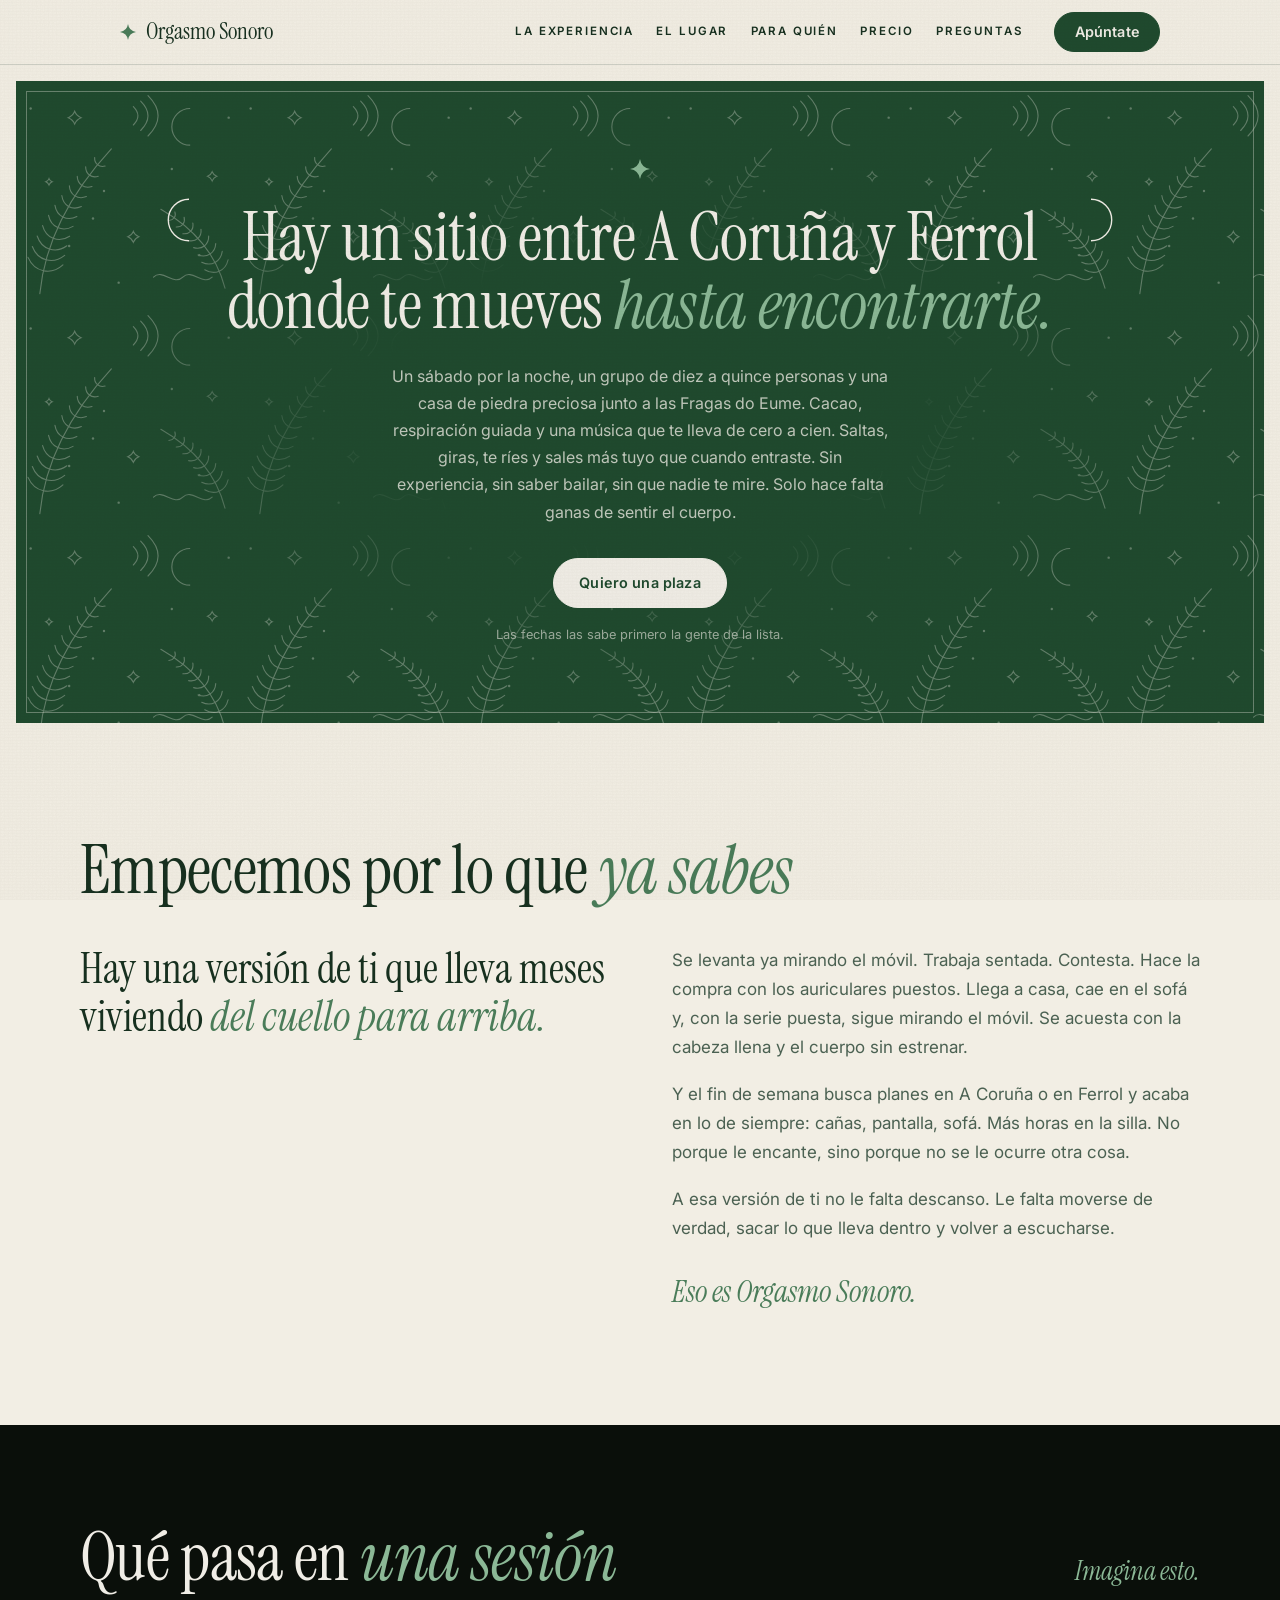
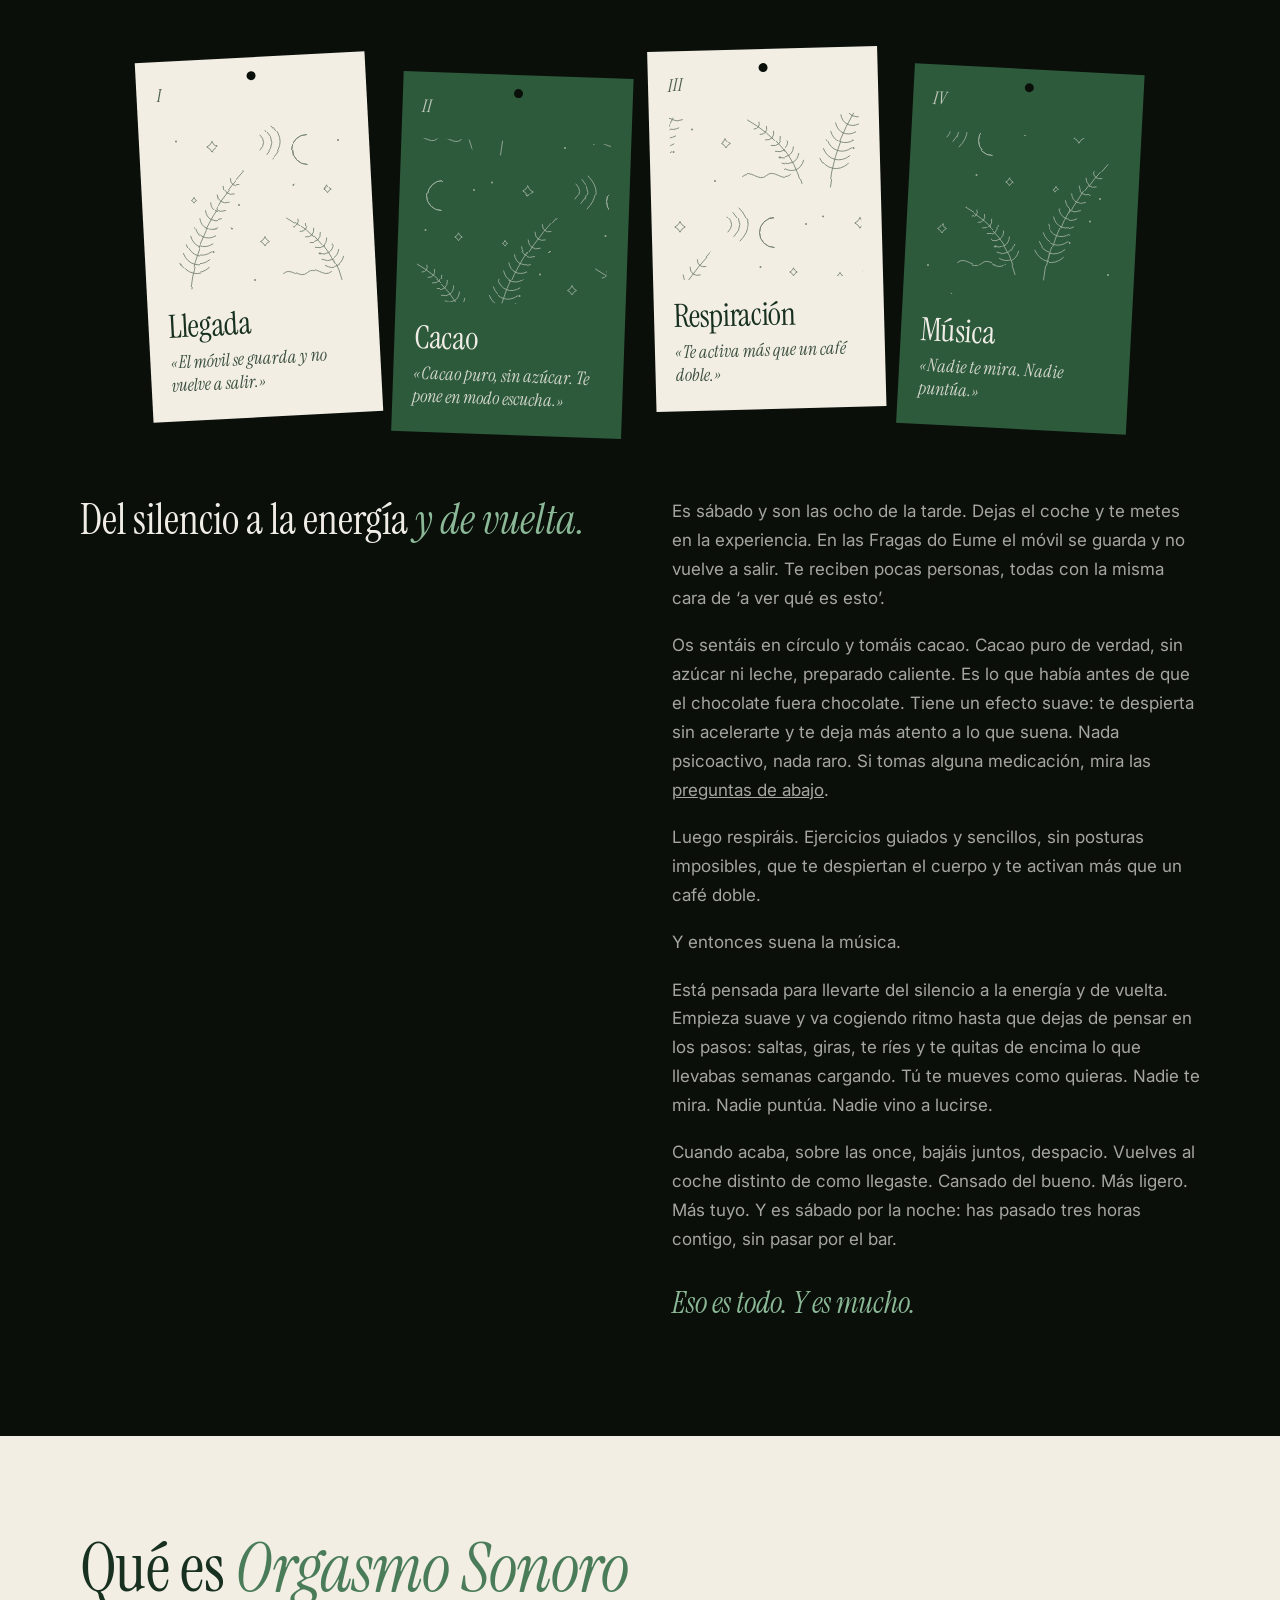
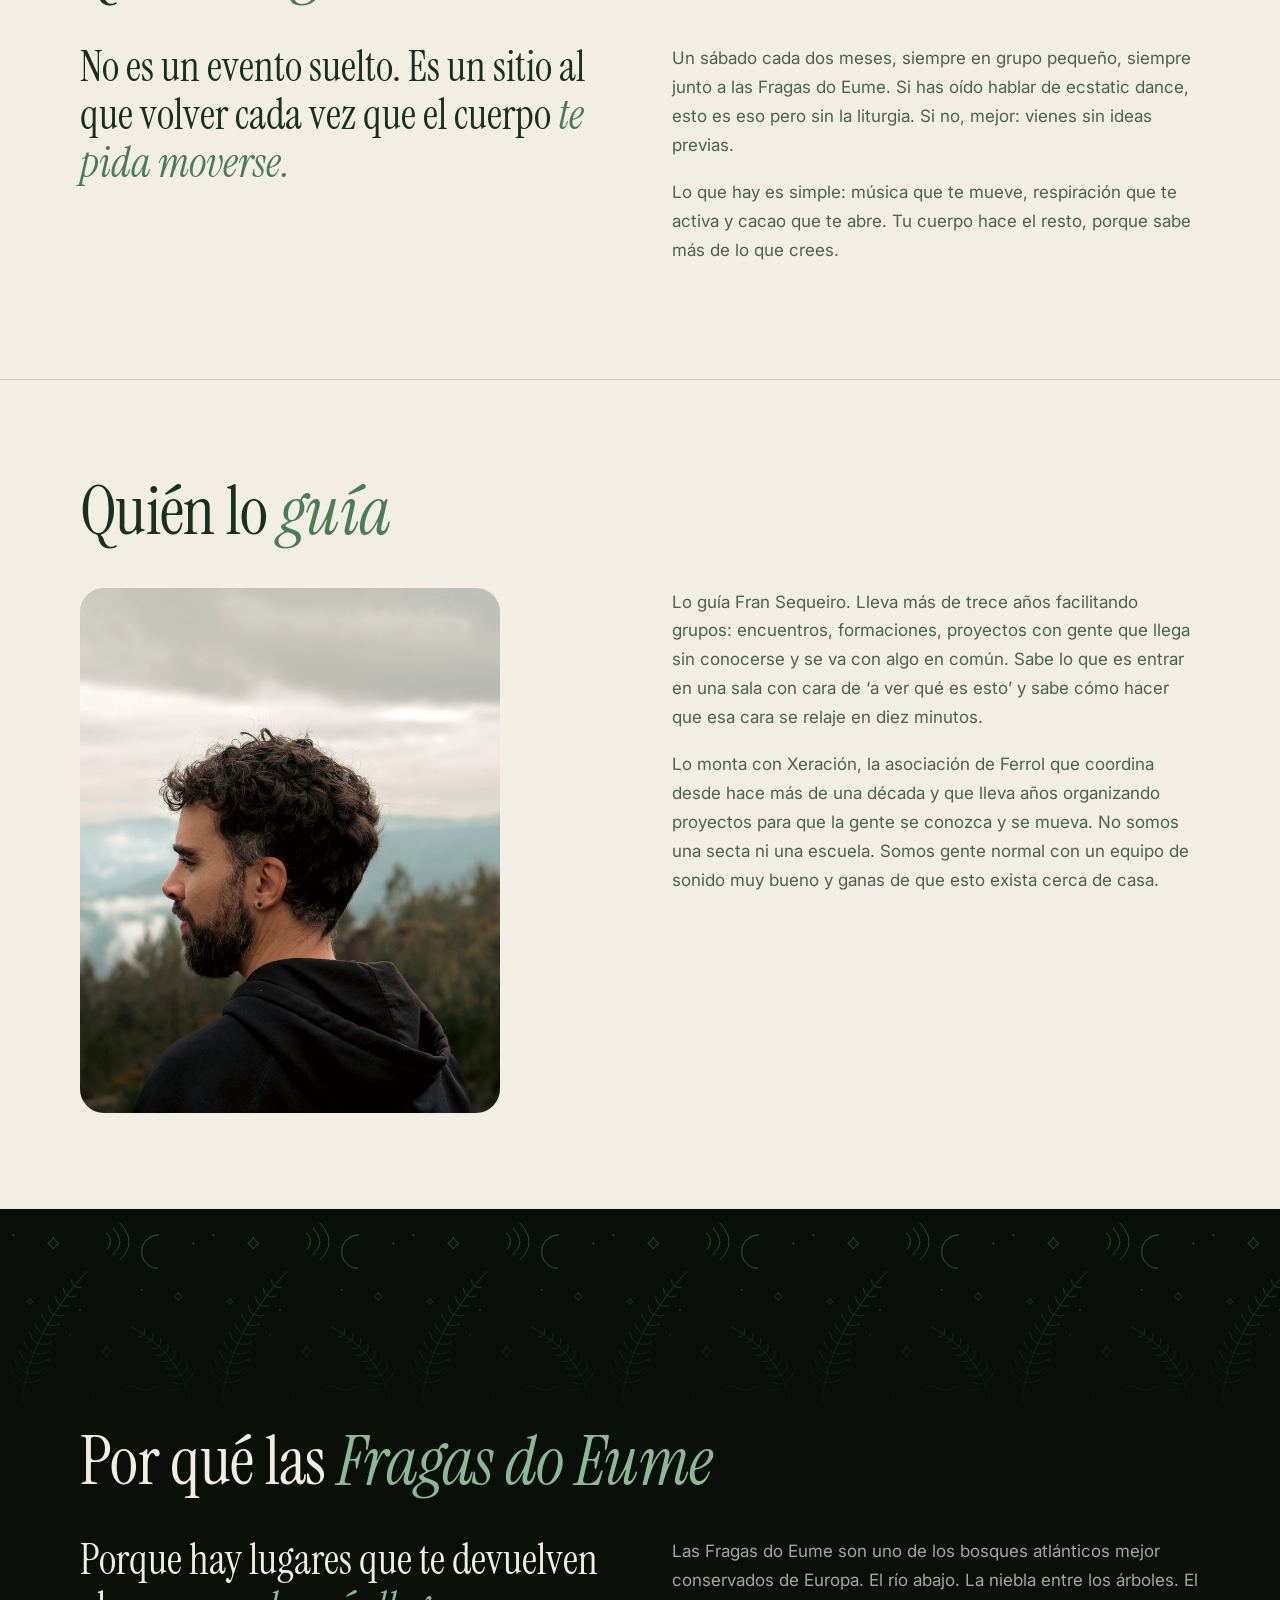
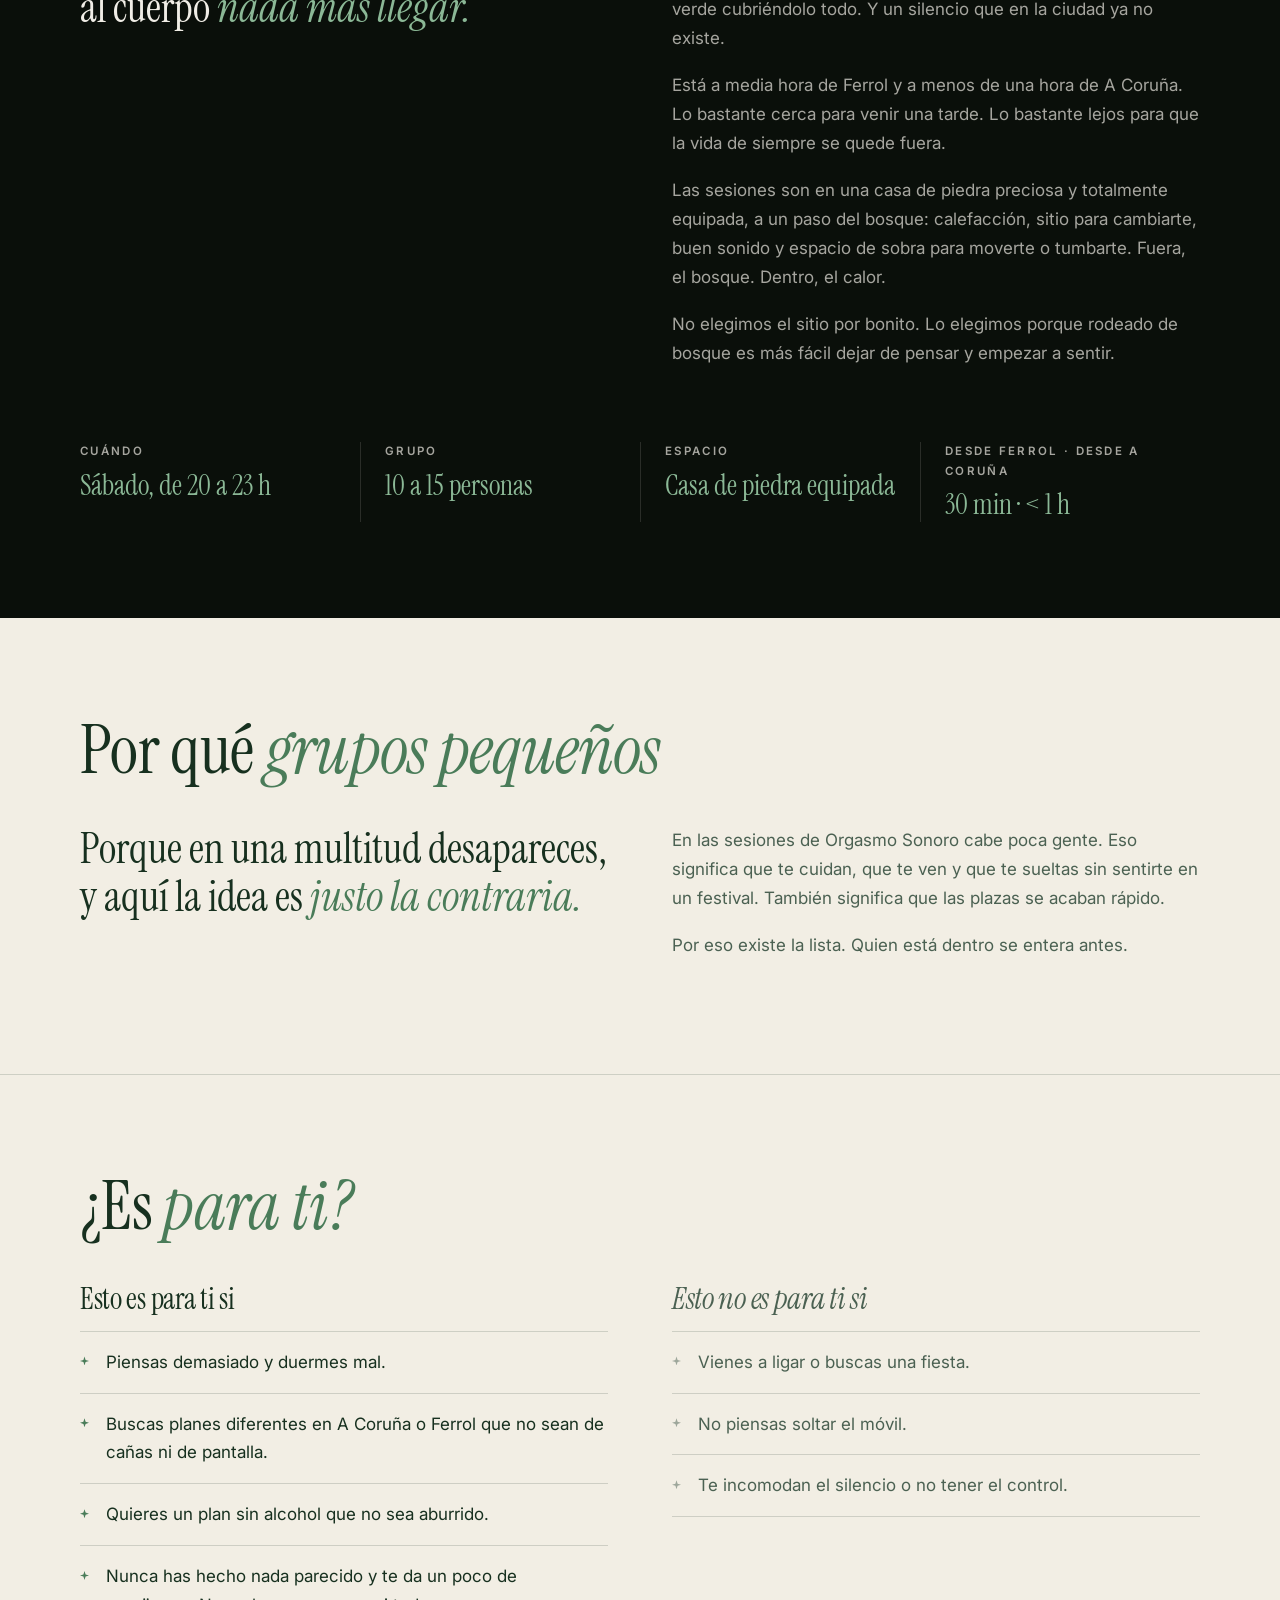
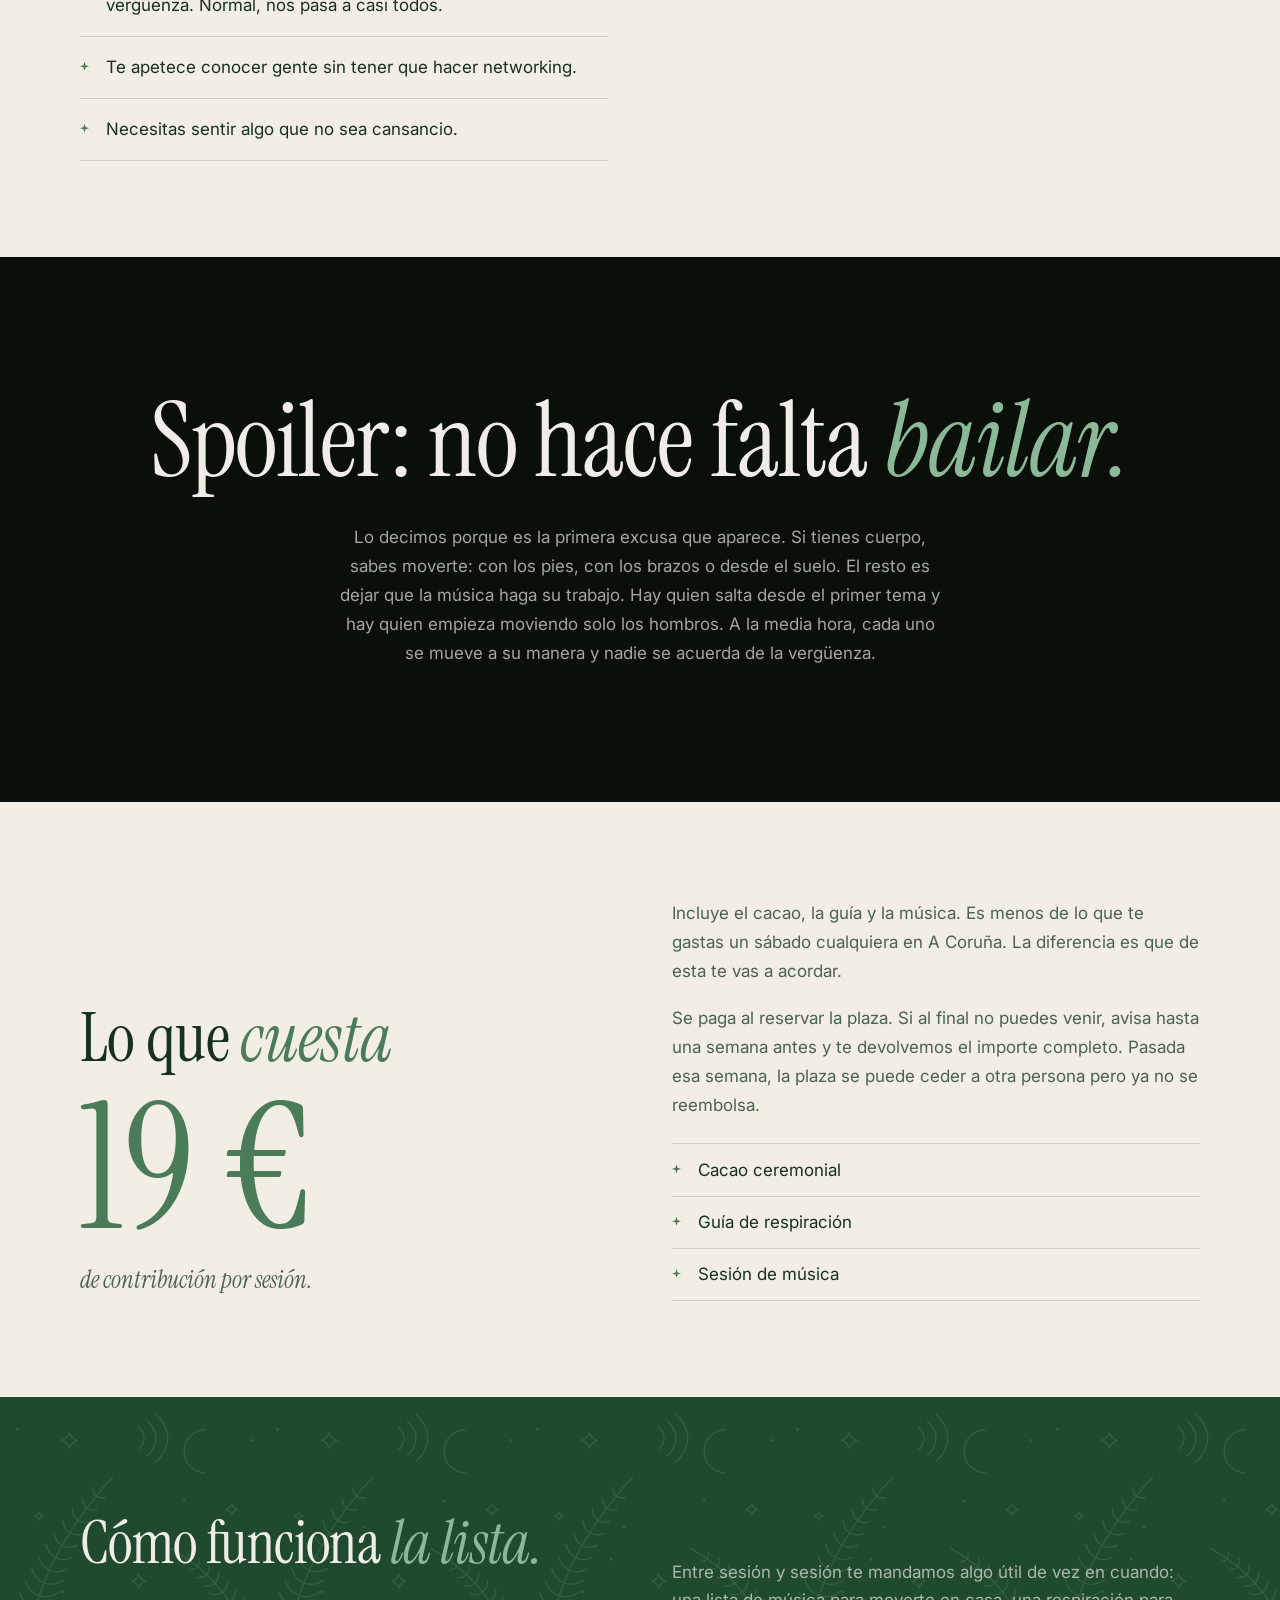
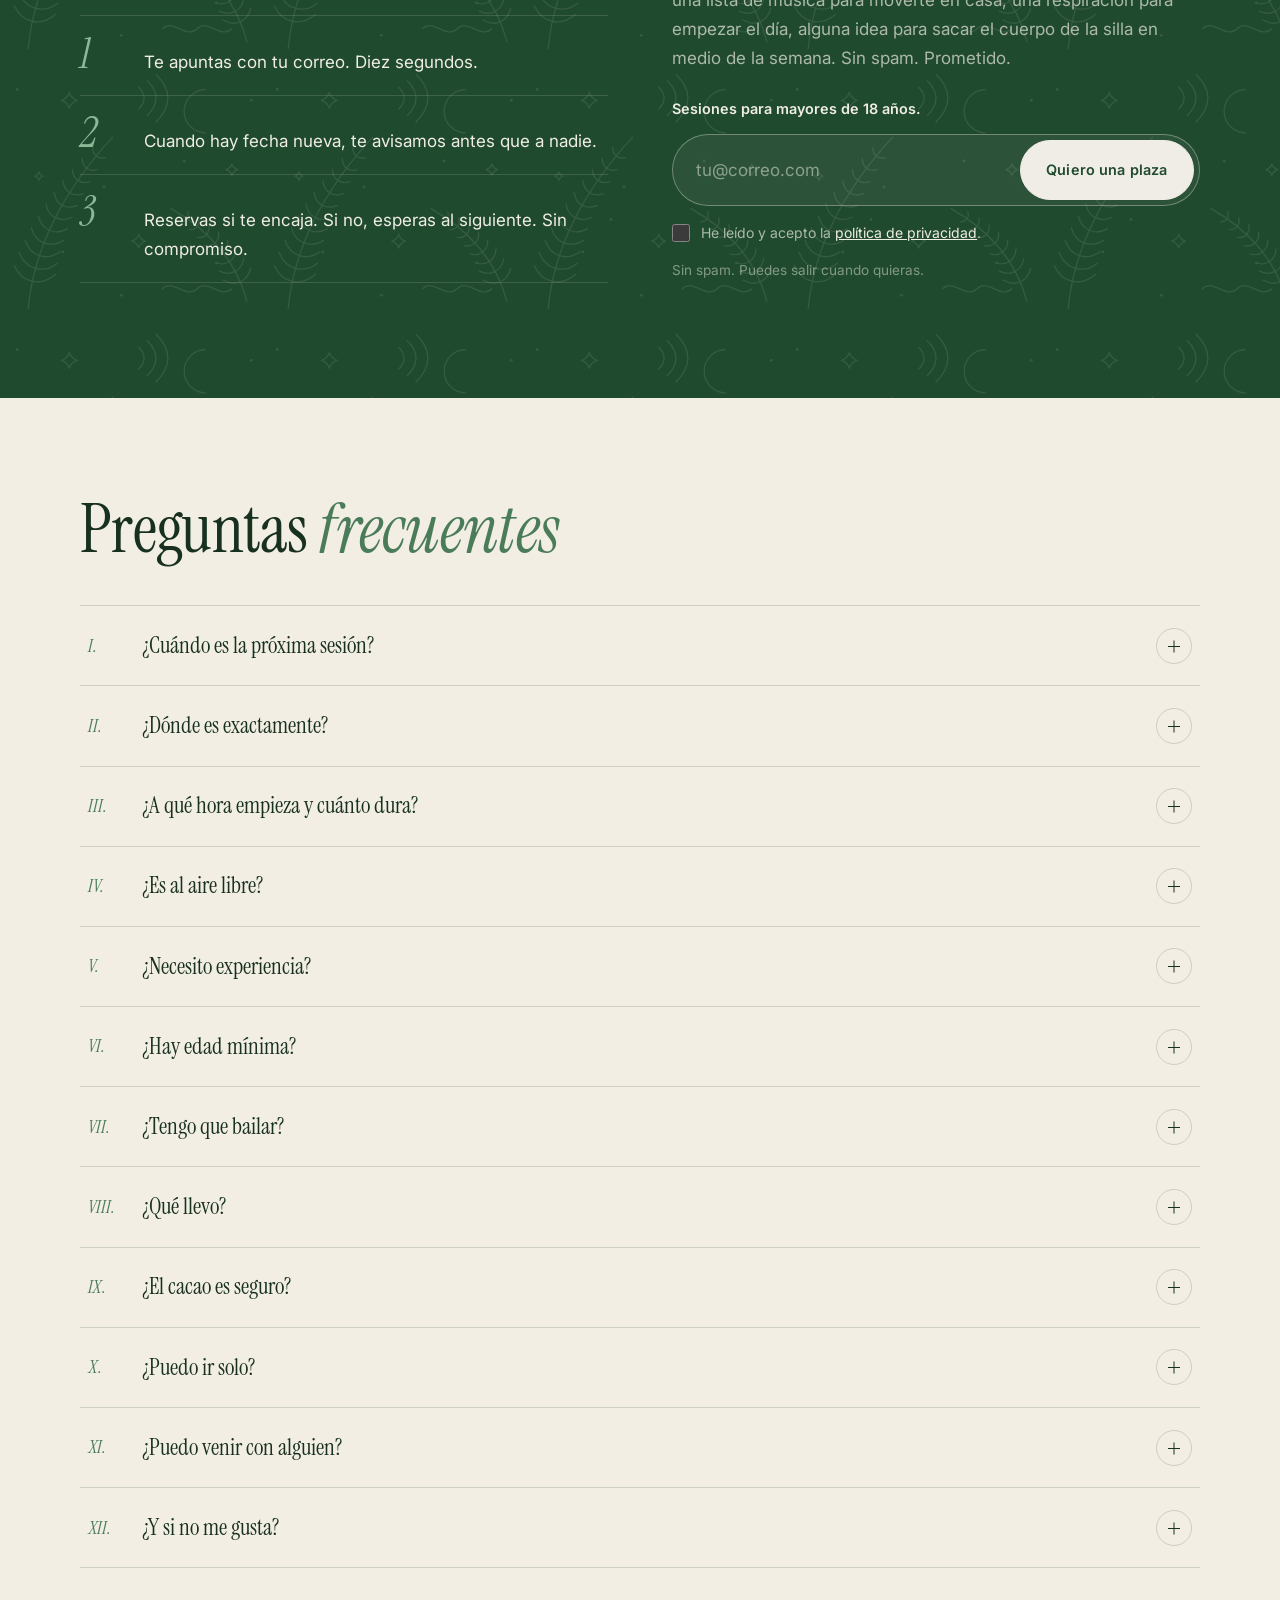
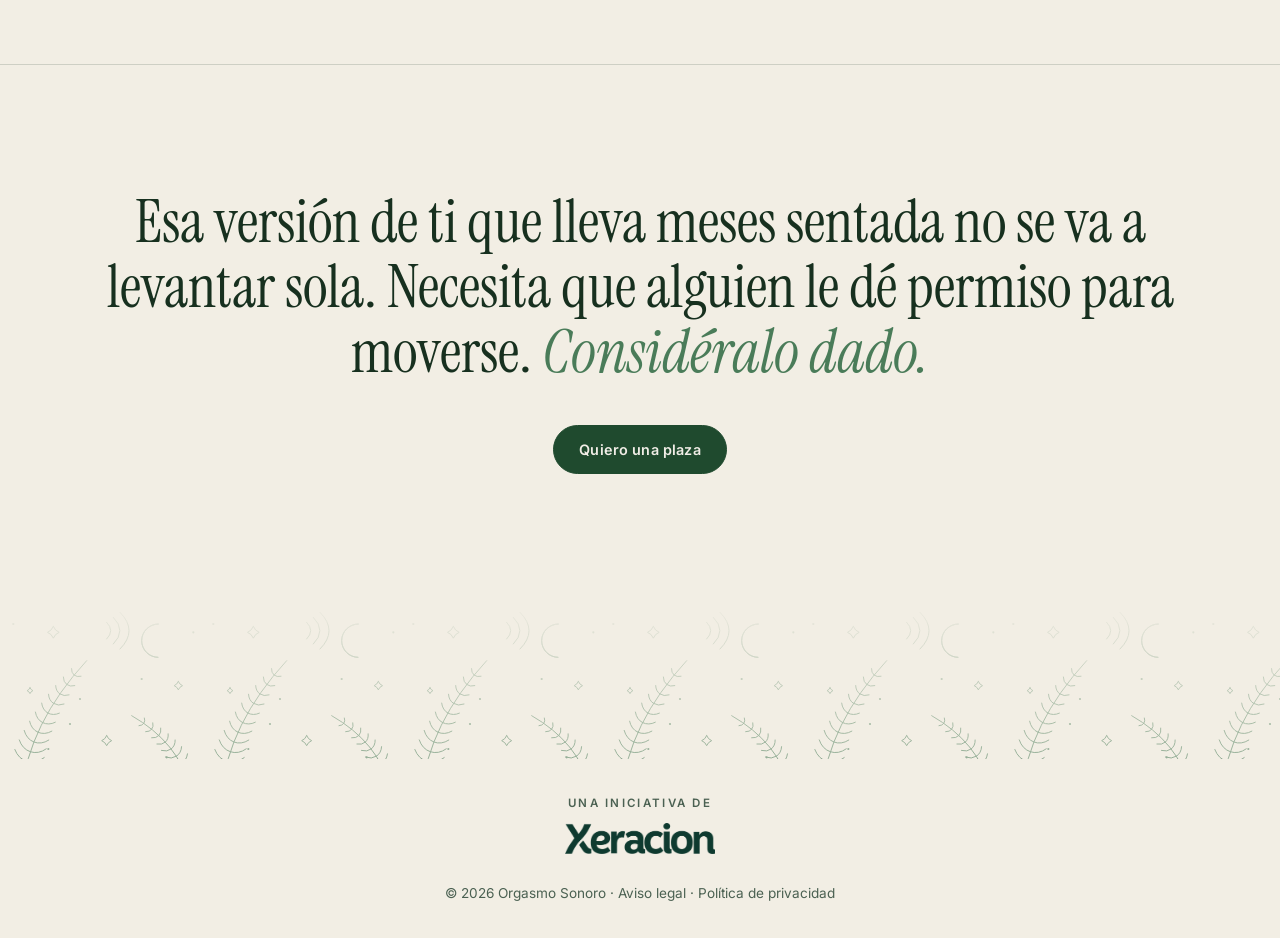
<file: index.html>
<!doctype html>
<html lang="es">
<head>
  <!-- Metadatos básicos -->
  <meta charset="utf-8">
  <meta name="viewport" content="width=device-width, initial-scale=1">
  <title>Orgasmo Sonoro, sesiones de música y cacao en A Coruña y Ferrol</title>
  <meta name="description" content="Un sábado por la noche, de 20 a 23 h, en grupos de diez a quince junto a las Fragas do Eume: cacao, respiración guiada y música para moverte como quieras. A media hora de Ferrol y menos de una de A Coruña. Sin experiencia. 19 €.">
  <link rel="canonical" href="https://orgasmosonoro.com/">
  <meta name="robots" content="index, follow">
  <meta name="theme-color" content="#0a0f0a">
  <meta name="color-scheme" content="dark">

  <!-- Open Graph -->
  <meta property="og:type" content="website">
  <meta property="og:locale" content="es_ES">
  <meta property="og:site_name" content="Orgasmo Sonoro">
  <meta property="og:title" content="Orgasmo Sonoro, sesiones de música y cacao en A Coruña y Ferrol">
  <meta property="og:description" content="Un sábado por la noche, de 20 a 23 h, en grupos de diez a quince junto a las Fragas do Eume: cacao, respiración guiada y música para moverte como quieras. A media hora de Ferrol y menos de una de A Coruña. Sin experiencia. 19 €.">
  <meta property="og:url" content="https://orgasmosonoro.com/">
  <meta property="og:image" content="https://orgasmosonoro.com/og-image.jpg">
  <meta property="og:image:width" content="1200">
  <meta property="og:image:height" content="630">
  <meta property="og:image:alt" content="Grabado de helechos, lunas y estrellas en verde con el texto Orgasmo Sonoro">

  <!-- Twitter Card -->
  <meta name="twitter:card" content="summary_large_image">
  <meta name="twitter:title" content="Orgasmo Sonoro, sesiones de música y cacao en A Coruña y Ferrol">
  <meta name="twitter:description" content="Un sábado por la noche, de 20 a 23 h, en grupos de diez a quince junto a las Fragas do Eume: cacao, respiración guiada y música para moverte como quieras. A media hora de Ferrol y menos de una de A Coruña. Sin experiencia. 19 €.">
  <meta name="twitter:image" content="https://orgasmosonoro.com/og-image.jpg">
  <meta name="twitter:image:alt" content="Grabado de helechos, lunas y estrellas en verde con el texto Orgasmo Sonoro">

  <!-- Favicon en SVG embebido: una hoja verde musgo -->
  <link rel="icon" href="data:image/svg+xml,%3Csvg xmlns='http://www.w3.org/2000/svg' viewBox='0 0 64 64'%3E%3Crect width='64' height='64' rx='14' fill='%230a0f0a'/%3E%3Cpath d='M18 46C18 28 30 16 48 16c0 18-12 30-30 30z' fill='%238bb896'/%3E%3Cpath d='M18 46L40 24' stroke='%23f0ede6' stroke-width='2' stroke-linecap='round'/%3E%3C/svg%3E">

  <!-- Fuentes: Instrument Serif (titulares) e Inter (cuerpo) -->
  <link rel="preconnect" href="https://fonts.googleapis.com">
  <link rel="preconnect" href="https://fonts.gstatic.com" crossorigin>
  <link rel="stylesheet" href="https://fonts.googleapis.com/css2?family=Instrument+Serif:ital@0;1&family=Inter:wght@400;500;600&display=swap">

  <link rel="stylesheet" href="styles.css">

  <!-- Datos estructurados: LocalBusiness y FAQPage -->
  <script type="application/ld+json">
  {
    "@context": "https://schema.org",
    "@graph": [
      {
        "@type": "LocalBusiness",
        "@id": "https://orgasmosonoro.com/#negocio",
        "name": "Orgasmo Sonoro",
        "description": "Sesiones los sábados por la noche, en grupos de diez a quince personas, con música, respiración guiada y cacao en una casa de piedra junto a las Fragas do Eume, entre A Coruña y Ferrol.",
        "url": "https://orgasmosonoro.com/",
        "image": "https://orgasmosonoro.com/og-image.jpg",
        "email": "contacto@orgasmosonoro.com",
        "priceRange": "19 €",
        "address": {
          "@type": "PostalAddress",
          "addressLocality": "A Coruña",
          "addressRegion": "Galicia",
          "addressCountry": "ES"
        },
        "areaServed": [
          {
            "@type": "City",
            "name": "A Coruña"
          },
          {
            "@type": "City",
            "name": "Ferrol"
          }
        ],
        "sameAs": [
          "https://www.instagram.com/orgasmosonoro/"
        ]
      },
      {
        "@type": "FAQPage",
        "@id": "https://orgasmosonoro.com/#preguntas",
        "mainEntity": [
          {
            "@type": "Question",
            "name": "¿Cuándo es la próxima sesión?",
            "acceptedAnswer": {
              "@type": "Answer",
              "text": "Un sábado, de 20 a 23 h. Las fechas se anuncian primero a la lista. Apúntate y serás de los primeros en saberlo."
            }
          },
          {
            "@type": "Question",
            "name": "¿Dónde es exactamente?",
            "acceptedAnswer": {
              "@type": "Answer",
              "text": "En una casa de piedra junto a las Fragas do Eume, entre Ferrol y A Coruña. Mandamos la ubicación exacta y las opciones de coche compartido a quien reserva."
            }
          },
          {
            "@type": "Question",
            "name": "¿A qué hora empieza y cuánto dura?",
            "acceptedAnswer": {
              "@type": "Answer",
              "text": "De 20 a 23 h. Llega diez minutos antes para dejar el móvil y las cosas con calma. La hora y la ubicación exactas van en el correo de confirmación."
            }
          },
          {
            "@type": "Question",
            "name": "¿Es al aire libre?",
            "acceptedAnswer": {
              "@type": "Answer",
              "text": "No. La sesión es en una casa de piedra preciosa y totalmente equipada, con calefacción, a un paso del bosque. Llueva o no, se hace."
            }
          },
          {
            "@type": "Question",
            "name": "¿Necesito experiencia?",
            "acceptedAnswer": {
              "@type": "Answer",
              "text": "Ninguna. Si has leído hasta aquí, ya sabes lo suficiente."
            }
          },
          {
            "@type": "Question",
            "name": "¿Hay edad mínima?",
            "acceptedAnswer": {
              "@type": "Answer",
              "text": "Sí, 18 años."
            }
          },
          {
            "@type": "Question",
            "name": "¿Tengo que bailar?",
            "acceptedAnswer": {
              "@type": "Answer",
              "text": "Bailar, no. Moverte, sí: a tu ritmo y como te salga. Saltar, girar, estirarte o balancearte. Nadie te dice cómo."
            }
          },
          {
            "@type": "Question",
            "name": "¿Qué llevo?",
            "acceptedAnswer": {
              "@type": "Answer",
              "text": "Ropa cómoda con la que puedas moverte y sudar, calcetines o pies descalzos, una botella de agua y una capa de abrigo para el final, cuando el cuerpo se enfría. Hay sitio para cambiarte. El móvil, apagado y guardado."
            }
          },
          {
            "@type": "Question",
            "name": "¿El cacao es seguro?",
            "acceptedAnswer": {
              "@type": "Answer",
              "text": "Sí. Usamos cacao de grado ceremonial puro, no el que encuentras en el supermercado: es el grano entero molido con toda su manteca, sin azúcar, sin leche y sin refinar. Es un alimento, nada psicoactivo. Su efecto viene sobre todo de la teobromina, un estimulante suave que abre los vasos sanguíneos y da una energía tranquila y duradera, sin los nervios del café. Te sientes más despierto, con el cuerpo caliente y más presente. Si estás embarazada, tomas antidepresivos (ISRS) o tienes algún problema de corazón, avísanos antes y lo adaptamos. Cena ligero o cena después: el cacao sienta mejor con el estómago sin cargar."
            }
          },
          {
            "@type": "Question",
            "name": "¿Puedo ir solo?",
            "acceptedAnswer": {
              "@type": "Answer",
              "text": "Claro. La mayoría viene así y se va con gente nueva en el teléfono."
            }
          },
          {
            "@type": "Question",
            "name": "¿Puedo venir con alguien?",
            "acceptedAnswer": {
              "@type": "Answer",
              "text": "Sí. Reservad cada uno su plaza. Dentro, cada uno va a lo suyo; a la salida ya hablaréis."
            }
          },
          {
            "@type": "Question",
            "name": "¿Y si no me gusta?",
            "acceptedAnswer": {
              "@type": "Answer",
              "text": "Te puedes ir cuando quieras, sin dar explicaciones. Aquí nadie te retiene. Y si te arrepientes antes de venir, hasta una semana antes te devolvemos el dinero entero."
            }
          }
        ]
      }
    ]
  }
  </script>
</head>
<body>
  <a class="skip-link" href="#contenido">Saltar al contenido</a>

  <!-- Estrella de cuatro puntas reutilizable (decorativa) -->
  <svg width="0" height="0" class="visually-hidden" aria-hidden="true" focusable="false">
    <symbol id="estrella" viewBox="0 0 24 24"><path d="M12 0 Q13.6 10.4 24 12 Q13.6 13.6 12 24 Q10.4 13.6 0 12 Q10.4 10.4 12 0 Z"/></symbol>
  </svg>

  <!-- 1. Navegación fija -->
  <header class="site-header">
    <nav class="nav" aria-label="Principal">
      <a class="nav__logo" href="#inicio">
        <svg class="nav__mark" aria-hidden="true"><use href="#estrella"/></svg>
        Orgasmo Sonoro
      </a>
      <!-- Botón de menú solo en móvil -->
      <button class="nav__toggle" type="button" aria-expanded="false" aria-controls="nav-menu">Menú</button>
      <div class="nav__menu" id="nav-menu">
        <ul class="nav__links">
          <li><a href="#experiencia">La experiencia</a></li>
          <li><a href="#fragas">El lugar</a></li>
          <li><a href="#para-ti">Para quién</a></li>
          <li><a href="#precio">Precio</a></li>
          <li><a href="#preguntas">Preguntas</a></li>
        </ul>
        <a class="btn btn--primary nav__cta" href="#lista">Apúntate</a>
      </div>
    </nav>
  </header>

  <main id="contenido">

    <!-- 2. Hero: lámina enmarcada con toile de helechos; el grabado se desvanece tras el texto -->
    <section class="hero" id="inicio" aria-labelledby="hero-titulo">
      <div class="hero__frame">
        <svg class="hero__moon hero__moon--l" aria-hidden="true" viewBox="0 0 40 40"><path d="M20 2 A18 18 0 1 0 20 38 A13 13 0 1 1 20 2 Z"/></svg>
        <svg class="hero__moon hero__moon--r" aria-hidden="true" viewBox="0 0 40 40"><path d="M20 2 A18 18 0 1 1 20 38 A13 13 0 1 0 20 2 Z"/></svg>

        <div class="hero__arch">
          <svg class="hero__star" aria-hidden="true"><use href="#estrella"/></svg>
          <h1 id="hero-titulo" class="hero__title">Hay un sitio entre A&nbsp;Coruña y Ferrol donde te mueves <em>hasta encontrarte.</em></h1>
          <p class="hero__lead">Un sábado por la noche, un grupo de diez a quince personas y una casa de piedra preciosa junto a las Fragas do Eume. Cacao, respiración guiada y una música que te lleva de cero a cien. Saltas, giras, te ríes y sales más tuyo que cuando entraste. Sin experiencia, sin saber bailar, sin que nadie te mire. Solo hace falta ganas de sentir el cuerpo.</p>
          <a class="btn btn--light" href="#lista">Quiero una plaza</a>
          <p class="hero__note">Las fechas las sabe primero la gente de la lista.</p>
        </div>
      </div>
    </section>

    <!-- 3 a 7. Relato -->
    <article class="relato" aria-label="Qué es Orgasmo Sonoro">

      <!-- 3. Empecemos por lo que ya sabes -->
      <section class="section reveal" aria-labelledby="sabes-titulo">
        <div class="wrap">
          <h2 id="sabes-titulo" class="title">Empecemos por lo que <em>ya sabes</em></h2>
          <div class="split">
            <p class="statement">Hay una versión de ti que lleva meses viviendo <em>del cuello para arriba.</em></p>
            <div class="split__body">
              <p>Se levanta ya mirando el móvil. Trabaja sentada. Contesta. Hace la compra con los auriculares puestos. Llega a casa, cae en el sofá y, con la serie puesta, sigue mirando el móvil. Se acuesta con la cabeza llena y el cuerpo sin estrenar.</p>
              <p>Y el fin de semana busca planes en A Coruña o en Ferrol y acaba en lo de siempre: cañas, pantalla, sofá. Más horas en la silla. No porque le encante, sino porque no se le ocurre otra cosa.</p>
              <p>A esa versión de ti no le falta descanso. Le falta moverse de verdad, sacar lo que lleva dentro y volver a escucharse.</p>
              <p class="punch">Eso es Orgasmo Sonoro.</p>
            </div>
          </div>
        </div>
      </section>

      <!-- 4. Qué pasa en una sesión (sección nocturna con marcapáginas) -->
      <section class="section section--night reveal" id="experiencia" aria-labelledby="experiencia-titulo">
        <div class="wrap">
          <div class="head-row">
            <h2 id="experiencia-titulo" class="title">Qué pasa en <em>una sesión</em></h2>
            <p class="head-row__aside">Imagina esto.</p>
          </div>

          <!-- Las cuatro partes de la sesión, como marcapáginas -->
          <ol class="bookmarks">
            <li class="bookmark">
              <span class="bookmark__num">I</span>
              <span class="bookmark__art" aria-hidden="true"></span>
              <h3 class="bookmark__title">Llegada</h3>
              <p class="bookmark__quote">«El móvil se guarda y no vuelve a salir.»</p>
            </li>
            <li class="bookmark bookmark--ink">
              <span class="bookmark__num">II</span>
              <span class="bookmark__art" aria-hidden="true"></span>
              <h3 class="bookmark__title">Cacao</h3>
              <p class="bookmark__quote">«Cacao puro, sin azúcar. Te pone en modo escucha.»</p>
            </li>
            <li class="bookmark">
              <span class="bookmark__num">III</span>
              <span class="bookmark__art" aria-hidden="true"></span>
              <h3 class="bookmark__title">Respiración</h3>
              <p class="bookmark__quote">«Te activa más que un café doble.»</p>
            </li>
            <li class="bookmark bookmark--ink">
              <span class="bookmark__num">IV</span>
              <span class="bookmark__art" aria-hidden="true"></span>
              <h3 class="bookmark__title">Música</h3>
              <p class="bookmark__quote">«Nadie te mira. Nadie puntúa.»</p>
            </li>
          </ol>

          <div class="split">
            <p class="statement split__sticky">Del silencio a la energía <em>y de vuelta.</em></p>
            <div class="split__body">
            <p>Es sábado y son las ocho de la tarde. Dejas el coche y te metes en la experiencia. En las Fragas do Eume el móvil se guarda y no vuelve a salir. Te reciben pocas personas, todas con la misma cara de ‘a ver qué es esto’.</p>
            <p>Os sentáis en círculo y tomáis cacao. Cacao puro de verdad, sin azúcar ni leche, preparado caliente. Es lo que había antes de que el chocolate fuera chocolate. Tiene un efecto suave: te despierta sin acelerarte y te deja más atento a lo que suena. Nada psicoactivo, nada raro. Si tomas alguna medicación, mira las <a href="#preguntas">preguntas de abajo</a>.</p>
            <p>Luego respiráis. Ejercicios guiados y sencillos, sin posturas imposibles, que te despiertan el cuerpo y te activan más que un café doble.</p>
            <p>Y entonces suena la música.</p>
            <p>Está pensada para llevarte del silencio a la energía y de vuelta. Empieza suave y va cogiendo ritmo hasta que dejas de pensar en los pasos: saltas, giras, te ríes y te quitas de encima lo que llevabas semanas cargando. Tú te mueves como quieras. Nadie te mira. Nadie puntúa. Nadie vino a lucirse.</p>
            <p>Cuando acaba, sobre las once, bajáis juntos, despacio. Vuelves al coche distinto de como llegaste. Cansado del bueno. Más ligero. Más tuyo. Y es sábado por la noche: has pasado tres horas contigo, sin pasar por el bar.</p>
            <p class="punch">Eso es todo. Y es mucho.</p>
            </div>
          </div>
        </div>
      </section>

      <!-- 5. Qué es Orgasmo Sonoro -->
      <section class="section reveal" aria-labelledby="que-es-titulo">
        <div class="wrap">
          <h2 id="que-es-titulo" class="title">Qué es <em>Orgasmo Sonoro</em></h2>
          <div class="split">
            <p class="statement">No es un evento suelto. Es un sitio al que volver cada vez que el cuerpo <em>te pida moverse.</em></p>
            <div class="split__body">
              <p>Un sábado cada dos meses, siempre en grupo pequeño, siempre junto a las Fragas do Eume. Si has oído hablar de ecstatic dance, esto es eso pero sin la liturgia. Si no, mejor: vienes sin ideas previas.</p>
              <p>Lo que hay es simple: música que te mueve, respiración que te activa y cacao que te abre. Tu cuerpo hace el resto, porque sabe más de lo que crees.</p>
            </div>
          </div>
        </div>
      </section>

      <!-- 5b. Quién lo guía -->
      <section class="section reveal" id="guia" aria-labelledby="guia-titulo">
        <div class="wrap">
          <h2 id="guia-titulo" class="title">Quién lo <em>guía</em></h2>
          <div class="split">
            <figure class="portrait">
              <img src="fran-sequeiro.jpg" width="800" height="1000" loading="lazy" decoding="async" alt="Fran Sequeiro de perfil, con el bosque y la niebla de fondo">
            </figure>
            <div class="split__body">
              <p>Lo guía Fran Sequeiro. Lleva más de trece años facilitando grupos: encuentros, formaciones, proyectos con gente que llega sin conocerse y se va con algo en común. Sabe lo que es entrar en una sala con cara de ‘a ver qué es esto’ y sabe cómo hacer que esa cara se relaje en diez minutos.</p>
              <p>Lo monta con Xeración, la asociación de Ferrol que coordina desde hace más de una década y que lleva años organizando proyectos para que la gente se conozca y se mueva. No somos una secta ni una escuela. Somos gente normal con un equipo de sonido muy bueno y ganas de que esto exista cerca de casa.</p>
            </div>
          </div>
        </div>
      </section>

      <!-- 6. Por qué las Fragas do Eume (nocturna, con banda de toile y cifras) -->
      <section class="section section--night section--toile reveal" id="fragas" aria-labelledby="fragas-titulo">
        <div class="wrap">
          <h2 id="fragas-titulo" class="title">Por qué las <em>Fragas do Eume</em></h2>
          <div class="split">
            <p class="statement">Porque hay lugares que te devuelven al cuerpo <em>nada más llegar.</em></p>
            <div class="split__body">
              <p>Las Fragas do Eume son uno de los bosques atlánticos mejor conservados de Europa. El río abajo. La niebla entre los árboles. El verde cubriéndolo todo. Y un silencio que en la ciudad ya no existe.</p>
              <p>Está a media hora de Ferrol y a menos de una hora de A Coruña. Lo bastante cerca para venir una tarde. Lo bastante lejos para que la vida de siempre se quede fuera.</p>
              <p>Las sesiones son en una casa de piedra preciosa y totalmente equipada, a un paso del bosque: calefacción, sitio para cambiarte, buen sonido y espacio de sobra para moverte o tumbarte. Fuera, el bosque. Dentro, el calor.</p>
              <p>No elegimos el sitio por bonito. Lo elegimos porque rodeado de bosque es más fácil dejar de pensar y empezar a sentir.</p>
            </div>
          </div>
          <dl class="stats">
            <div class="stats__item"><dt>Cuándo</dt><dd>Sábado, de 20 a 23&nbsp;h</dd></div>
            <div class="stats__item"><dt>Grupo</dt><dd>10 a 15 personas</dd></div>
            <div class="stats__item"><dt>Espacio</dt><dd>Casa de piedra equipada</dd></div>
            <div class="stats__item"><dt>Desde Ferrol · Desde A Coruña</dt><dd>30&nbsp;min · &lt;&nbsp;1&nbsp;h</dd></div>
          </dl>
        </div>
      </section>

      <!-- 7. Por qué grupos pequeños -->
      <section class="section reveal" aria-labelledby="grupos-titulo">
        <div class="wrap">
          <h2 id="grupos-titulo" class="title">Por qué <em>grupos pequeños</em></h2>
          <div class="split">
            <p class="statement">Porque en una multitud desapareces, y aquí la idea es <em>justo la contraria.</em></p>
            <div class="split__body">
              <p>En las sesiones de Orgasmo Sonoro cabe poca gente. Eso significa que te cuidan, que te ven y que te sueltas sin sentirte en un festival. También significa que las plazas se acaban rápido.</p>
              <p>Por eso existe la lista. Quien está dentro se entera antes.</p>
            </div>
          </div>
        </div>
      </section>
    </article>

    <!-- 8. Para quién es: libro de cuentas a dos columnas -->
    <section class="section reveal" id="para-ti" aria-labelledby="para-ti-titulo">
      <div class="wrap">
        <h2 id="para-ti-titulo" class="title">¿Es <em>para ti?</em></h2>
        <div class="fit">
          <div class="fit__col">
            <h3 class="fit__title">Esto es para ti si</h3>
            <ul class="ledger">
              <li>Piensas demasiado y duermes mal.</li>
              <li>Buscas planes diferentes en A Coruña o Ferrol que no sean de cañas ni de pantalla.</li>
              <li>Quieres un plan sin alcohol que no sea aburrido.</li>
              <li>Nunca has hecho nada parecido y te da un poco de vergüenza. Normal, nos pasa a casi todos.</li>
              <li>Te apetece conocer gente sin tener que hacer networking.</li>
              <li>Necesitas sentir algo que no sea cansancio.</li>
            </ul>
          </div>
          <div class="fit__col fit__col--no">
            <h3 class="fit__title">Esto no es para ti si</h3>
            <ul class="ledger">
              <li>Vienes a ligar o buscas una fiesta.</li>
              <li>No piensas soltar el móvil.</li>
              <li>Te incomodan el silencio o no tener el control.</li>
            </ul>
          </div>
        </div>
      </div>
    </section>

    <!-- 9. Spoiler -->
    <section class="section section--night spoiler reveal" aria-labelledby="spoiler-titulo">
      <div class="wrap">
        <h2 id="spoiler-titulo" class="spoiler__title">Spoiler: no hace falta <em>bailar.</em></h2>
        <p class="spoiler__text">Lo decimos porque es la primera excusa que aparece. Si tienes cuerpo, sabes moverte: con los pies, con los brazos o desde el suelo. El resto es dejar que la música haga su trabajo. Hay quien salta desde el primer tema y hay quien empieza moviendo solo los hombros. A la media hora, cada uno se mueve a su manera y nadie se acuerda de la vergüenza.</p>
      </div>
    </section>


    <!-- 10. Precio -->
    <section class="section reveal" id="precio" aria-labelledby="precio-titulo">
      <div class="wrap price">
        <div>
          <h2 id="precio-titulo" class="title">Lo que <em>cuesta</em></h2>
          <p class="price__amount">19 €</p>
          <p class="price__unit">de contribución por sesión.</p>
        </div>
        <div class="price__body">
          <p>Incluye el cacao, la guía y la música. Es menos de lo que te gastas un sábado cualquiera en A Coruña. La diferencia es que de esta te vas a acordar.</p>
          <p>Se paga al reservar la plaza. Si al final no puedes venir, avisa hasta una semana antes y te devolvemos el importe completo. Pasada esa semana, la plaza se puede ceder a otra persona pero ya no se reembolsa.</p>
          <ul class="ledger ledger--compact">
            <li>Cacao ceremonial</li>
            <li>Guía de respiración</li>
            <li>Sesión de música</li>
          </ul>
        </div>
      </div>
    </section>

    <!-- 11. Lista de espera: gran bloque verde -->
    <section class="cta-block" id="lista" aria-labelledby="lista-titulo">
      <div class="wrap cta-block__grid reveal">
        <div>
          <h2 id="lista-titulo" class="cta-block__title">Cómo funciona <em>la lista.</em></h2>
          <ol class="steps">
            <li>Te apuntas con tu correo. Diez segundos.</li>
            <li>Cuando hay fecha nueva, te avisamos antes que a nadie.</li>
            <li>Reservas si te encaja. Si no, esperas al siguiente. Sin compromiso.</li>
          </ol>
        </div>
        <div class="cta-block__form">
          <p>Entre sesión y sesión te mandamos algo útil de vez en cuando: una lista de música para moverte en casa, una respiración para empezar el día, alguna idea para sacar el cuerpo de la silla en medio de la semana. Sin spam. Prometido.</p>
          <!-- Formulario: envía a Google Sheets mediante Apps Script.
               Pega en action la URL de tu implementación (ver google-apps-script/Code.gs y README). -->
          <p class="waitlist__age">Sesiones para mayores de 18 años.</p>
          <form class="waitlist" id="waitlist-form" action="https://script.google.com/macros/s/AKfycbzR0IWy9Se5NdB4USijvL9N2P5Fb-FJeoahKuPb0FtFCqvxnZPyXmhNWxDB_29dOceV/exec" method="post">
            <label class="visually-hidden" for="email">Tu correo electrónico</label>
            <input class="waitlist__input" type="email" id="email" name="email" placeholder="tu@correo.com" autocomplete="email" maxlength="254" required>
            <!-- Campo trampa contra bots: las personas no lo ven -->
            <input class="waitlist__trap" type="text" name="website" tabindex="-1" autocomplete="off" aria-hidden="true">
            <button class="btn btn--light" type="submit">Quiero una plaza</button>
          </form>
          <!-- Consentimiento (pertenece al formulario mediante el atributo form) -->
          <label class="consent">
            <input class="consent__box" type="checkbox" name="consentimiento" value="si" form="waitlist-form" required>
            <span>He leído y acepto la <a href="privacidad.html">política de privacidad</a>.</span>
          </label>
          <p class="waitlist__status" id="waitlist-status" role="status" aria-live="polite"></p>
          <p class="small">Sin spam. Puedes salir cuando quieras.</p>
        </div>
      </div>
    </section>

    <!-- 12. Preguntas frecuentes: acordeón tipo libro de cuentas (coincide con el schema FAQPage) -->
    <section class="section reveal" id="preguntas" aria-labelledby="faq-titulo">
      <div class="wrap">
        <h2 id="faq-titulo" class="title">Preguntas <em>frecuentes</em></h2>
        <div class="faq">
          <div class="faq__item">
            <h3><button class="faq__toggle" type="button" aria-expanded="true" aria-controls="faq-1"><span class="faq__num">I.</span><span class="faq__q">¿Cuándo es la próxima sesión?</span><span class="faq__mark" aria-hidden="true"></span></button></h3>
            <div class="faq__answer" id="faq-1"><p>Un sábado, de 20 a 23 h. Las fechas se anuncian primero a la lista. Apúntate y serás de los primeros en saberlo.</p></div>
          </div>
          <div class="faq__item">
            <h3><button class="faq__toggle" type="button" aria-expanded="true" aria-controls="faq-2"><span class="faq__num">II.</span><span class="faq__q">¿Dónde es exactamente?</span><span class="faq__mark" aria-hidden="true"></span></button></h3>
            <div class="faq__answer" id="faq-2"><p>En una casa de piedra junto a las Fragas do Eume, entre Ferrol y A Coruña. Mandamos la ubicación exacta y las opciones de coche compartido a quien reserva.</p></div>
          </div>
          <div class="faq__item">
            <h3><button class="faq__toggle" type="button" aria-expanded="true" aria-controls="faq-3"><span class="faq__num">III.</span><span class="faq__q">¿A qué hora empieza y cuánto dura?</span><span class="faq__mark" aria-hidden="true"></span></button></h3>
            <div class="faq__answer" id="faq-3"><p>De 20 a 23 h. Llega diez minutos antes para dejar el móvil y las cosas con calma. La hora y la ubicación exactas van en el correo de confirmación.</p></div>
          </div>
          <div class="faq__item">
            <h3><button class="faq__toggle" type="button" aria-expanded="true" aria-controls="faq-4"><span class="faq__num">IV.</span><span class="faq__q">¿Es al aire libre?</span><span class="faq__mark" aria-hidden="true"></span></button></h3>
            <div class="faq__answer" id="faq-4"><p>No. La sesión es en una casa de piedra preciosa y totalmente equipada, con calefacción, a un paso del bosque. Llueva o no, se hace.</p></div>
          </div>
          <div class="faq__item">
            <h3><button class="faq__toggle" type="button" aria-expanded="true" aria-controls="faq-5"><span class="faq__num">V.</span><span class="faq__q">¿Necesito experiencia?</span><span class="faq__mark" aria-hidden="true"></span></button></h3>
            <div class="faq__answer" id="faq-5"><p>Ninguna. Si has leído hasta aquí, ya sabes lo suficiente.</p></div>
          </div>
          <div class="faq__item">
            <h3><button class="faq__toggle" type="button" aria-expanded="true" aria-controls="faq-6"><span class="faq__num">VI.</span><span class="faq__q">¿Hay edad mínima?</span><span class="faq__mark" aria-hidden="true"></span></button></h3>
            <div class="faq__answer" id="faq-6"><p>Sí, 18 años.</p></div>
          </div>
          <div class="faq__item">
            <h3><button class="faq__toggle" type="button" aria-expanded="true" aria-controls="faq-7"><span class="faq__num">VII.</span><span class="faq__q">¿Tengo que bailar?</span><span class="faq__mark" aria-hidden="true"></span></button></h3>
            <div class="faq__answer" id="faq-7"><p>Bailar, no. Moverte, sí: a tu ritmo y como te salga. Saltar, girar, estirarte o balancearte. Nadie te dice cómo.</p></div>
          </div>
          <div class="faq__item">
            <h3><button class="faq__toggle" type="button" aria-expanded="true" aria-controls="faq-8"><span class="faq__num">VIII.</span><span class="faq__q">¿Qué llevo?</span><span class="faq__mark" aria-hidden="true"></span></button></h3>
            <div class="faq__answer" id="faq-8"><p>Ropa cómoda con la que puedas moverte y sudar, calcetines o pies descalzos, una botella de agua y una capa de abrigo para el final, cuando el cuerpo se enfría. Hay sitio para cambiarte. El móvil, apagado y guardado.</p></div>
          </div>
          <div class="faq__item">
            <h3><button class="faq__toggle" type="button" aria-expanded="true" aria-controls="faq-9"><span class="faq__num">IX.</span><span class="faq__q">¿El cacao es seguro?</span><span class="faq__mark" aria-hidden="true"></span></button></h3>
            <div class="faq__answer" id="faq-9"><p>Sí. Usamos cacao de grado ceremonial puro, no el que encuentras en el supermercado: es el grano entero molido con toda su manteca, sin azúcar, sin leche y sin refinar. Es un alimento, nada psicoactivo. Su efecto viene sobre todo de la teobromina, un estimulante suave que abre los vasos sanguíneos y da una energía tranquila y duradera, sin los nervios del café. Te sientes más despierto, con el cuerpo caliente y más presente. Si estás embarazada, tomas antidepresivos (ISRS) o tienes algún problema de corazón, avísanos antes y lo adaptamos. Cena ligero o cena después: el cacao sienta mejor con el estómago sin cargar.</p></div>
          </div>
          <div class="faq__item">
            <h3><button class="faq__toggle" type="button" aria-expanded="true" aria-controls="faq-10"><span class="faq__num">X.</span><span class="faq__q">¿Puedo ir solo?</span><span class="faq__mark" aria-hidden="true"></span></button></h3>
            <div class="faq__answer" id="faq-10"><p>Claro. La mayoría viene así y se va con gente nueva en el teléfono.</p></div>
          </div>
          <div class="faq__item">
            <h3><button class="faq__toggle" type="button" aria-expanded="true" aria-controls="faq-11"><span class="faq__num">XI.</span><span class="faq__q">¿Puedo venir con alguien?</span><span class="faq__mark" aria-hidden="true"></span></button></h3>
            <div class="faq__answer" id="faq-11"><p>Sí. Reservad cada uno su plaza. Dentro, cada uno va a lo suyo; a la salida ya hablaréis.</p></div>
          </div>
          <div class="faq__item">
            <h3><button class="faq__toggle" type="button" aria-expanded="true" aria-controls="faq-12"><span class="faq__num">XII.</span><span class="faq__q">¿Y si no me gusta?</span><span class="faq__mark" aria-hidden="true"></span></button></h3>
            <div class="faq__answer" id="faq-12"><p>Te puedes ir cuando quieras, sin dar explicaciones. Aquí nadie te retiene. Y si te arrepientes antes de venir, hasta una semana antes te devolvemos el dinero entero.</p></div>
          </div>
        </div>
      </div>
    </section>

    <!-- 13. Cierre -->
    <section class="section closing reveal" aria-label="Cierre">
      <div class="wrap">
        <p class="closing__text">Esa versión de ti que lleva meses sentada no se va a levantar sola. Necesita que alguien le dé permiso para moverse. <em>Considéralo dado.</em></p>
        <a class="btn btn--primary" href="#lista">Quiero una plaza</a>
      </div>
    </section>
  </main>

  <!-- 14. Pie con banda de toile -->
  <footer class="site-footer">
    <div class="site-footer__toile" aria-hidden="true"></div>
    <a class="site-footer__org" href="https://xeracion.org" rel="noopener">
      <span>Una iniciativa de</span>
      <img src="logo-xeracion.png" width="180" height="38" alt="Xeración">
    </a>
    <p>© 2026 Orgasmo Sonoro · <a href="aviso-legal.html">Aviso legal</a> · <a href="privacidad.html">Política de privacidad</a></p>
  </footer>

  <script src="main.js"></script>
</body>
</html>
</file>
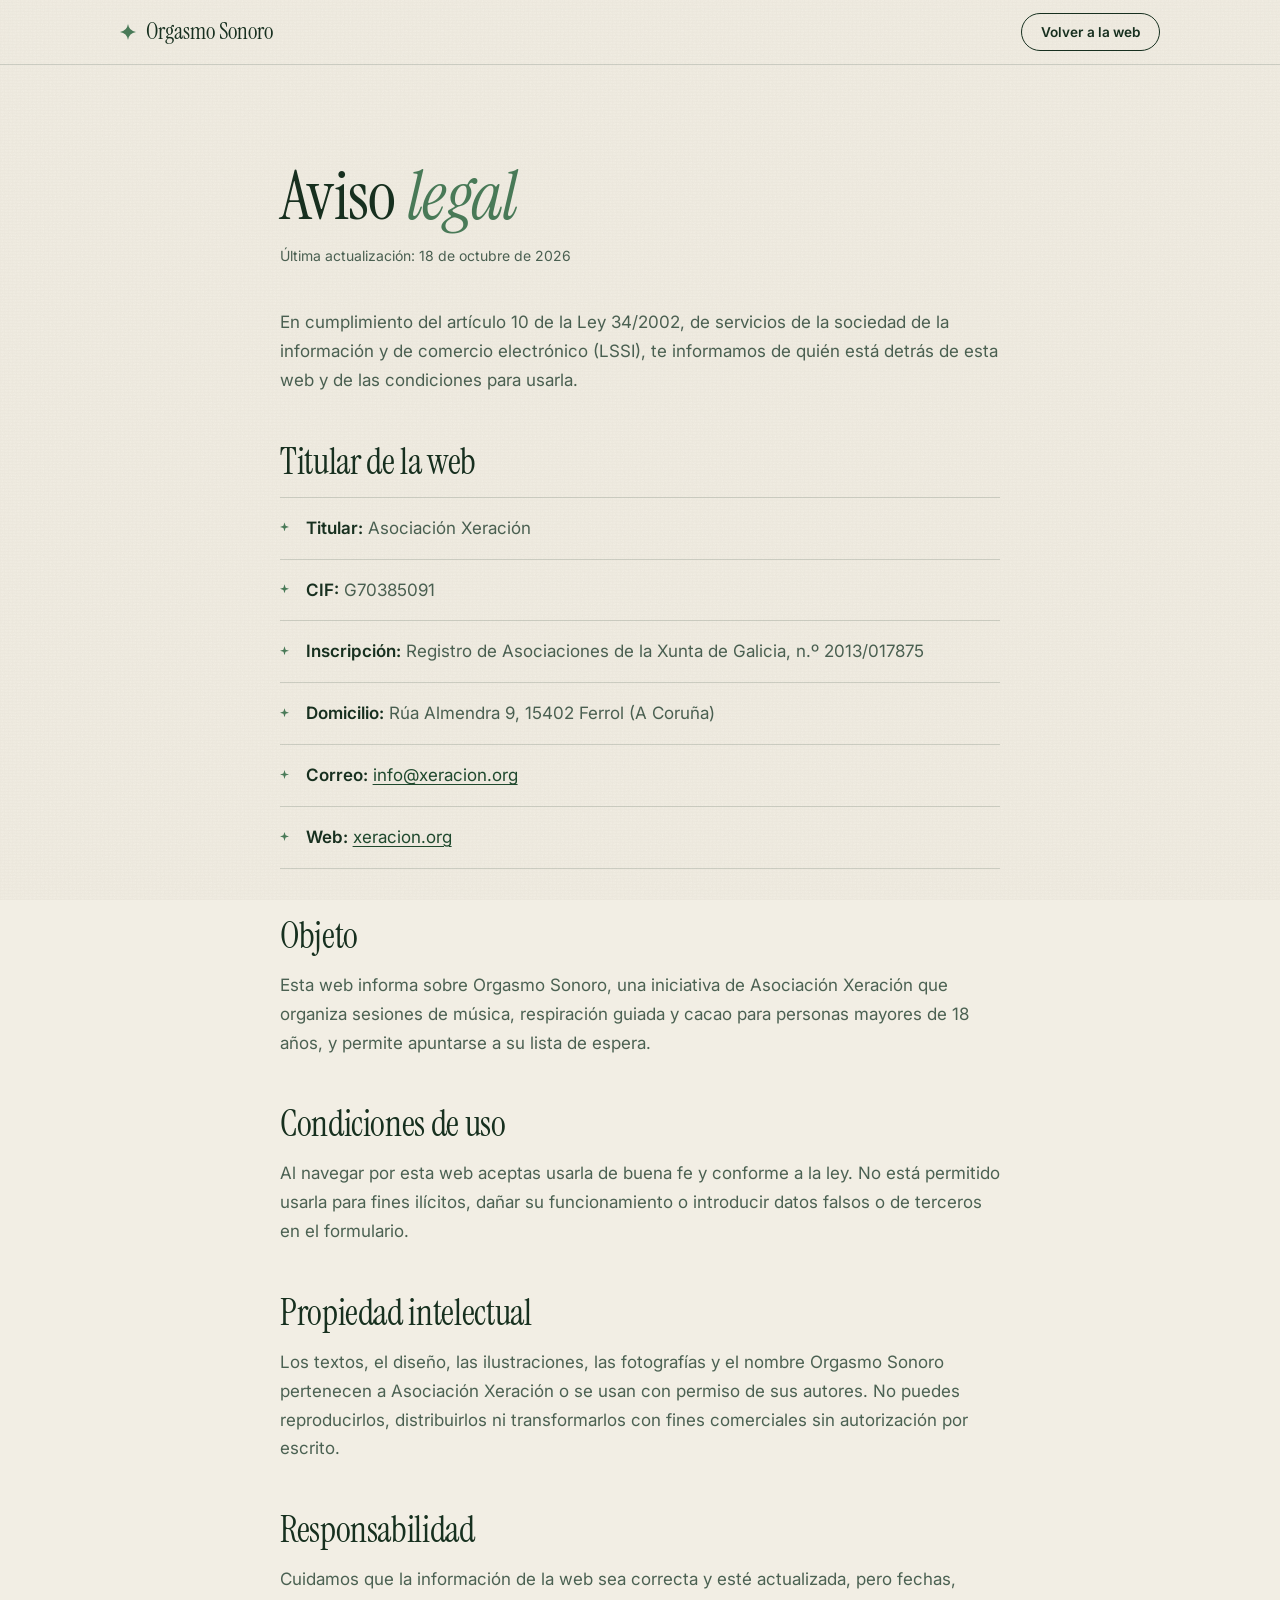
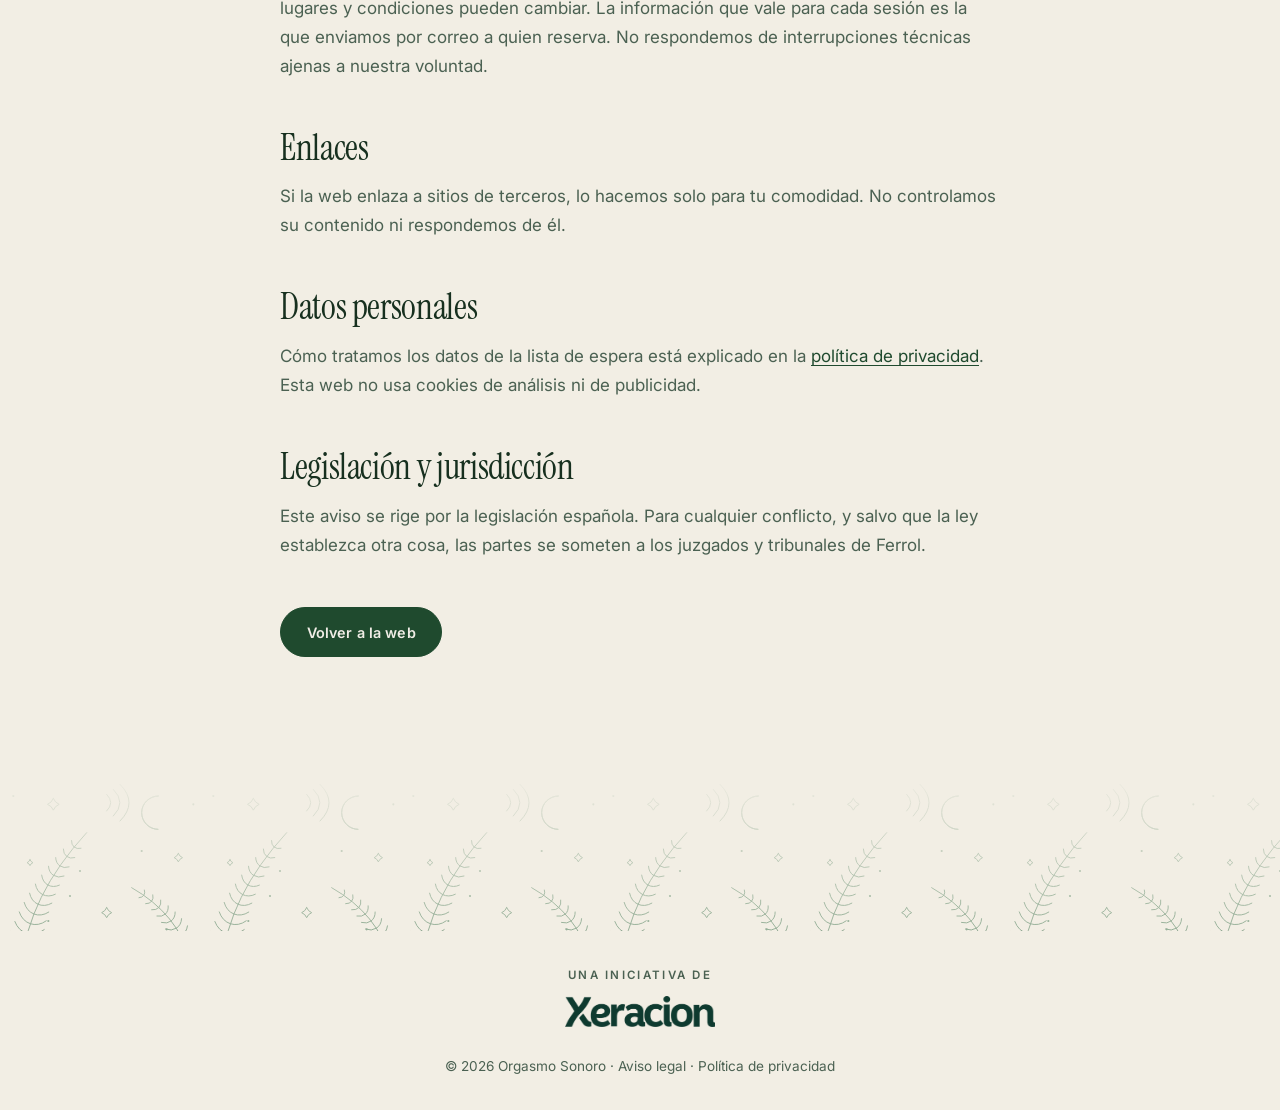
<file: aviso-legal.html>
<!doctype html>
<html lang="es">
<head>
  <!-- Metadatos básicos -->
  <meta charset="utf-8">
  <meta name="viewport" content="width=device-width, initial-scale=1">
  <title>Aviso legal, Orgasmo Sonoro</title>
  <meta name="description" content="Datos del titular y condiciones de uso de la web de Orgasmo Sonoro, una iniciativa de Asociación Xeración.">
  <link rel="canonical" href="https://orgasmosonoro.com/aviso-legal.html">
  <meta name="robots" content="noindex, follow">
  <meta name="theme-color" content="#0a0f0a">

  <!-- Favicon en SVG embebido -->
  <link rel="icon" href="data:image/svg+xml,%3Csvg xmlns='http://www.w3.org/2000/svg' viewBox='0 0 64 64'%3E%3Crect width='64' height='64' rx='14' fill='%230a0f0a'/%3E%3Cpath d='M18 46C18 28 30 16 48 16c0 18-12 30-30 30z' fill='%238bb896'/%3E%3Cpath d='M18 46L40 24' stroke='%23f0ede6' stroke-width='2' stroke-linecap='round'/%3E%3C/svg%3E">

  <!-- Fuentes -->
  <link rel="preconnect" href="https://fonts.googleapis.com">
  <link rel="preconnect" href="https://fonts.gstatic.com" crossorigin>
  <link rel="stylesheet" href="https://fonts.googleapis.com/css2?family=Instrument+Serif:ital@0;1&family=Inter:wght@400;500;600&display=swap">

  <link rel="stylesheet" href="styles.css">
</head>
<body>
  <a class="skip-link" href="#contenido">Saltar al contenido</a>

  <!-- Estrella reutilizable (decorativa) -->
  <svg width="0" height="0" class="visually-hidden" aria-hidden="true" focusable="false">
    <symbol id="estrella" viewBox="0 0 24 24"><path d="M12 0 Q13.6 10.4 24 12 Q13.6 13.6 12 24 Q10.4 13.6 0 12 Q10.4 10.4 12 0 Z"/></symbol>
  </svg>

  <!-- Navegación simple de vuelta a la portada -->
  <header class="site-header">
    <nav class="nav" aria-label="Principal">
      <a class="nav__logo" href="index.html">
        <svg class="nav__mark" aria-hidden="true"><use href="#estrella"/></svg>
        Orgasmo Sonoro
      </a>
      <a class="btn btn--ghost nav__back" href="index.html">Volver a la web</a>
    </nav>
  </header>

  <main id="contenido">
    <article class="section legal">
      <div class="legal__inner">
        <h1 class="title">Aviso <em>legal</em></h1>
        <p class="legal__updated">Última actualización: 18 de octubre de 2026</p>

        <p>En cumplimiento del artículo 10 de la Ley 34/2002, de servicios de la sociedad de la información y de comercio electrónico (LSSI), te informamos de quién está detrás de esta web y de las condiciones para usarla.</p>

        <h2>Titular de la web</h2>
        <ul class="ledger">
          <li><strong>Titular:</strong> Asociación Xeración</li>
          <li><strong>CIF:</strong> G70385091</li>
          <li><strong>Inscripción:</strong> Registro de Asociaciones de la Xunta de Galicia, n.º 2013/017875</li>
          <li><strong>Domicilio:</strong> Rúa Almendra 9, 15402 Ferrol (A Coruña)</li>
          <li><strong>Correo:</strong> <a href="mailto:info@xeracion.org">info@xeracion.org</a></li>
          <li><strong>Web:</strong> <a href="https://xeracion.org" rel="noopener">xeracion.org</a></li>
        </ul>

        <h2>Objeto</h2>
        <p>Esta web informa sobre Orgasmo Sonoro, una iniciativa de Asociación Xeración que organiza sesiones de música, respiración guiada y cacao para personas mayores de 18 años, y permite apuntarse a su lista de espera.</p>

        <h2>Condiciones de uso</h2>
        <p>Al navegar por esta web aceptas usarla de buena fe y conforme a la ley. No está permitido usarla para fines ilícitos, dañar su funcionamiento o introducir datos falsos o de terceros en el formulario.</p>

        <h2>Propiedad intelectual</h2>
        <p>Los textos, el diseño, las ilustraciones, las fotografías y el nombre Orgasmo Sonoro pertenecen a Asociación Xeración o se usan con permiso de sus autores. No puedes reproducirlos, distribuirlos ni transformarlos con fines comerciales sin autorización por escrito.</p>

        <h2>Responsabilidad</h2>
        <p>Cuidamos que la información de la web sea correcta y esté actualizada, pero fechas, lugares y condiciones pueden cambiar. La información que vale para cada sesión es la que enviamos por correo a quien reserva. No respondemos de interrupciones técnicas ajenas a nuestra voluntad.</p>

        <h2>Enlaces</h2>
        <p>Si la web enlaza a sitios de terceros, lo hacemos solo para tu comodidad. No controlamos su contenido ni respondemos de él.</p>

        <h2>Datos personales</h2>
        <p>Cómo tratamos los datos de la lista de espera está explicado en la <a href="privacidad.html">política de privacidad</a>. Esta web no usa cookies de análisis ni de publicidad.</p>

        <h2>Legislación y jurisdicción</h2>
        <p>Este aviso se rige por la legislación española. Para cualquier conflicto, y salvo que la ley establezca otra cosa, las partes se someten a los juzgados y tribunales de Ferrol.</p>

        <p class="legal__back"><a class="btn btn--primary" href="index.html">Volver a la web</a></p>
      </div>
    </article>
  </main>

  <!-- Pie con banda de toile -->
  <footer class="site-footer">
    <div class="site-footer__toile" aria-hidden="true"></div>
    <a class="site-footer__org" href="https://xeracion.org" rel="noopener">
      <span>Una iniciativa de</span>
      <img src="logo-xeracion.png" width="180" height="38" alt="Xeración">
    </a>
    <p>© 2026 Orgasmo Sonoro · <a href="aviso-legal.html">Aviso legal</a> · <a href="privacidad.html">Política de privacidad</a></p>
  </footer>
</body>
</html>
</file>
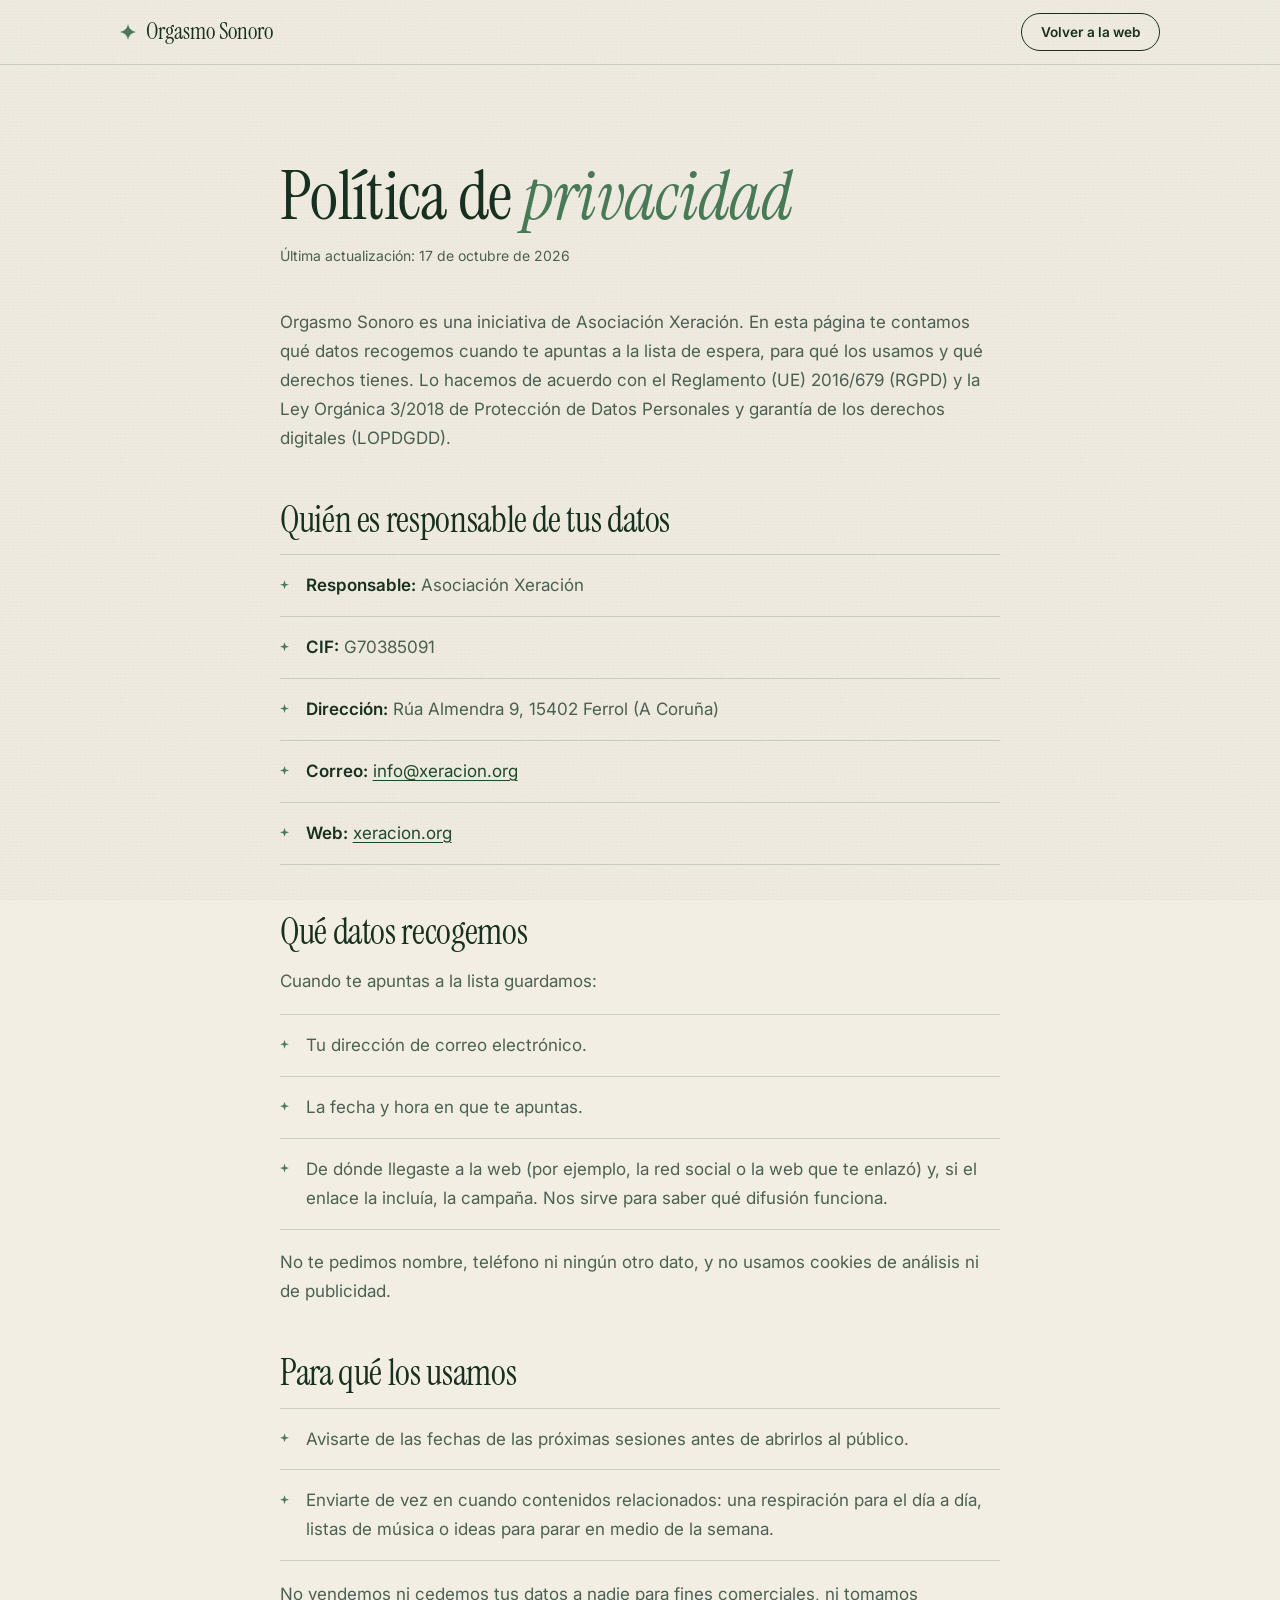
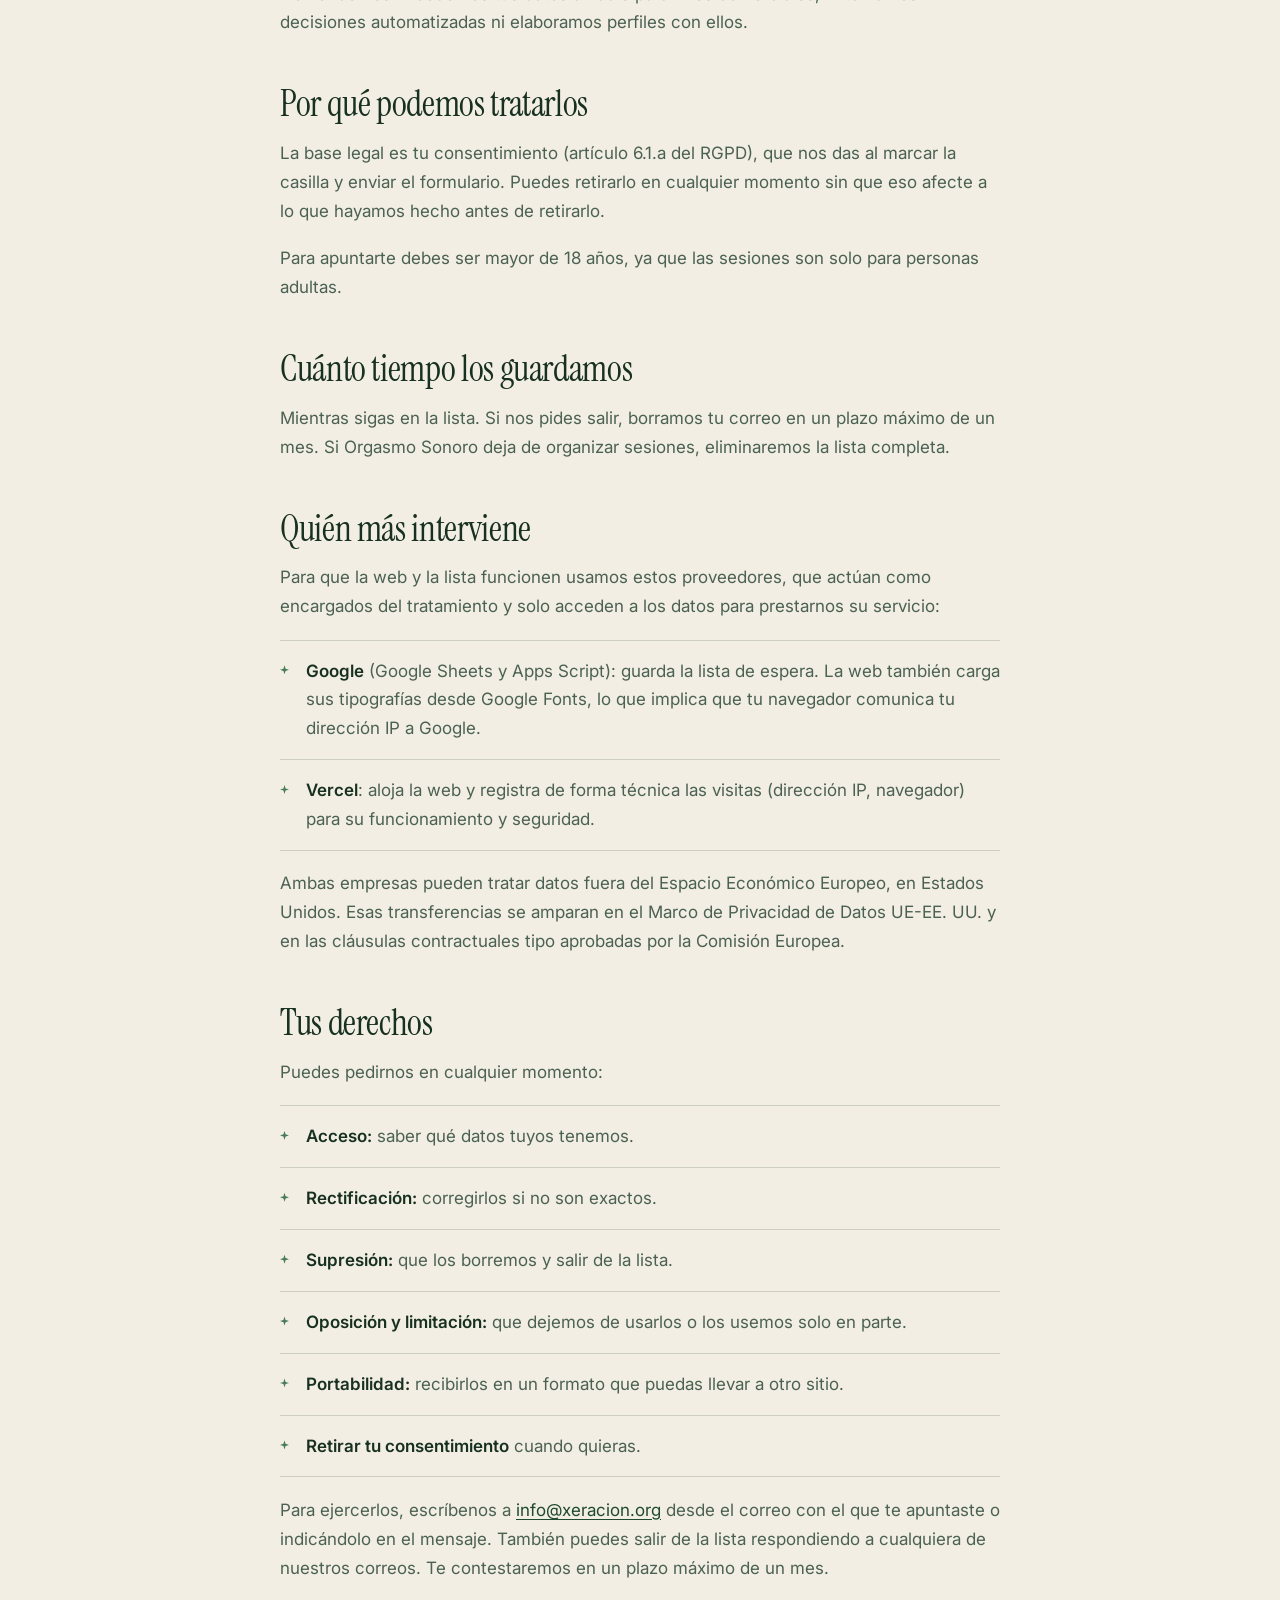
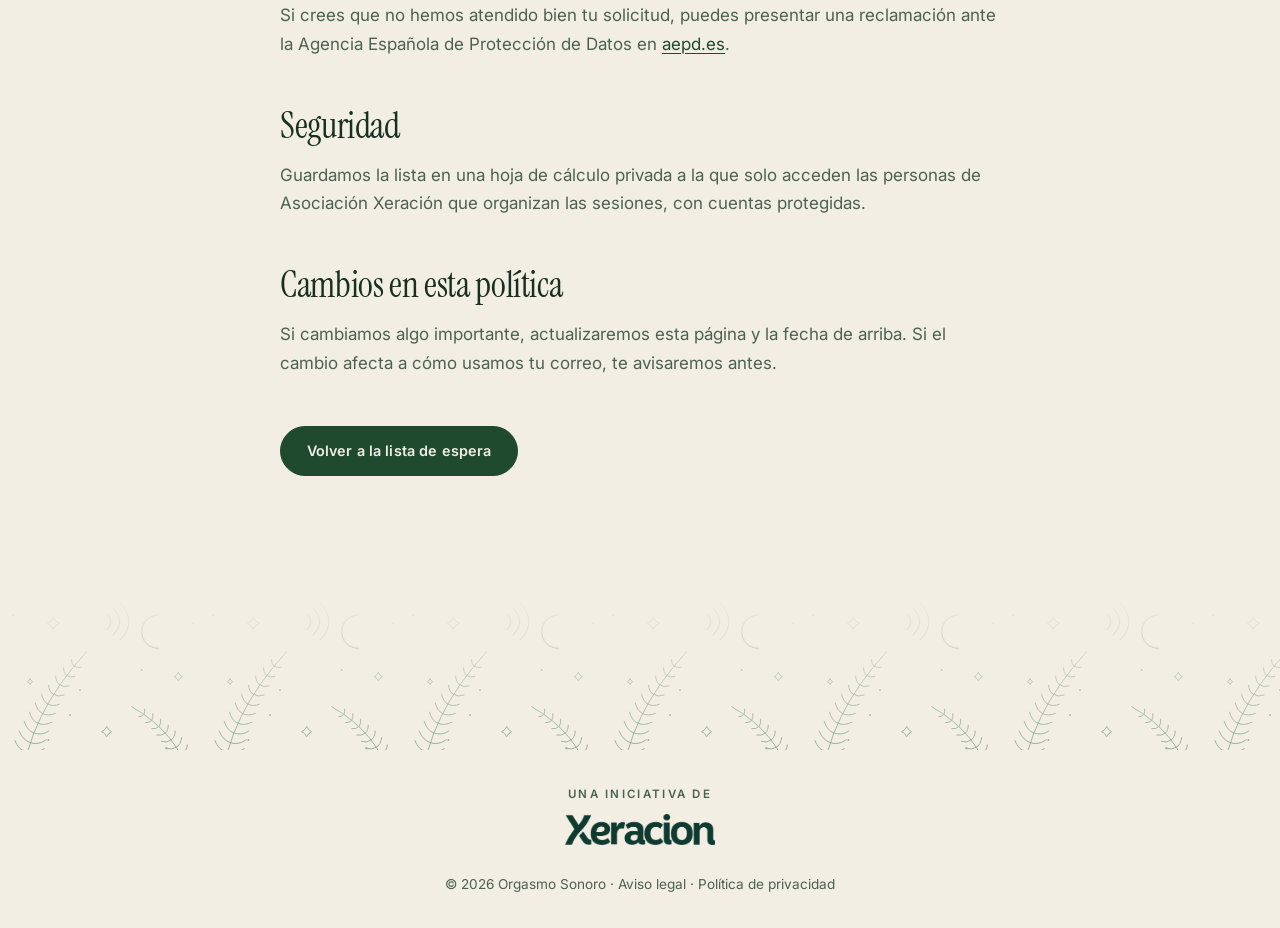
<file: privacidad.html>
<!doctype html>
<html lang="es">
<head>
  <!-- Metadatos básicos -->
  <meta charset="utf-8">
  <meta name="viewport" content="width=device-width, initial-scale=1">
  <title>Política de privacidad, Orgasmo Sonoro</title>
  <meta name="description" content="Cómo trata Asociación Xeración los datos de la lista de espera de Orgasmo Sonoro.">
  <link rel="canonical" href="https://orgasmosonoro.com/privacidad.html">
  <meta name="robots" content="noindex, follow">
  <meta name="theme-color" content="#0a0f0a">

  <!-- Favicon en SVG embebido -->
  <link rel="icon" href="data:image/svg+xml,%3Csvg xmlns='http://www.w3.org/2000/svg' viewBox='0 0 64 64'%3E%3Crect width='64' height='64' rx='14' fill='%230a0f0a'/%3E%3Cpath d='M18 46C18 28 30 16 48 16c0 18-12 30-30 30z' fill='%238bb896'/%3E%3Cpath d='M18 46L40 24' stroke='%23f0ede6' stroke-width='2' stroke-linecap='round'/%3E%3C/svg%3E">

  <!-- Fuentes -->
  <link rel="preconnect" href="https://fonts.googleapis.com">
  <link rel="preconnect" href="https://fonts.gstatic.com" crossorigin>
  <link rel="stylesheet" href="https://fonts.googleapis.com/css2?family=Instrument+Serif:ital@0;1&family=Inter:wght@400;500;600&display=swap">

  <link rel="stylesheet" href="styles.css">
</head>
<body>
  <a class="skip-link" href="#contenido">Saltar al contenido</a>

  <!-- Estrella reutilizable (decorativa) -->
  <svg width="0" height="0" class="visually-hidden" aria-hidden="true" focusable="false">
    <symbol id="estrella" viewBox="0 0 24 24"><path d="M12 0 Q13.6 10.4 24 12 Q13.6 13.6 12 24 Q10.4 13.6 0 12 Q10.4 10.4 12 0 Z"/></symbol>
  </svg>

  <!-- Navegación simple de vuelta a la portada -->
  <header class="site-header">
    <nav class="nav" aria-label="Principal">
      <a class="nav__logo" href="index.html">
        <svg class="nav__mark" aria-hidden="true"><use href="#estrella"/></svg>
        Orgasmo Sonoro
      </a>
      <a class="btn btn--ghost nav__back" href="index.html">Volver a la web</a>
    </nav>
  </header>

  <main id="contenido">
    <article class="section legal">
      <div class="legal__inner">
        <h1 class="title">Política de <em>privacidad</em></h1>
        <p class="legal__updated">Última actualización: 17 de octubre de 2026</p>

        <p>Orgasmo Sonoro es una iniciativa de Asociación Xeración. En esta página te contamos qué datos recogemos cuando te apuntas a la lista de espera, para qué los usamos y qué derechos tienes. Lo hacemos de acuerdo con el Reglamento (UE) 2016/679 (RGPD) y la Ley Orgánica 3/2018 de Protección de Datos Personales y garantía de los derechos digitales (LOPDGDD).</p>

        <h2>Quién es responsable de tus datos</h2>
        <ul class="ledger">
          <li><strong>Responsable:</strong> Asociación Xeración</li>
          <li><strong>CIF:</strong> G70385091</li>
          <li><strong>Dirección:</strong> Rúa Almendra 9, 15402 Ferrol (A Coruña)</li>
          <li><strong>Correo:</strong> <a href="mailto:info@xeracion.org">info@xeracion.org</a></li>
          <li><strong>Web:</strong> <a href="https://xeracion.org" rel="noopener">xeracion.org</a></li>
        </ul>

        <h2>Qué datos recogemos</h2>
        <p>Cuando te apuntas a la lista guardamos:</p>
        <ul class="ledger">
          <li>Tu dirección de correo electrónico.</li>
          <li>La fecha y hora en que te apuntas.</li>
          <li>De dónde llegaste a la web (por ejemplo, la red social o la web que te enlazó) y, si el enlace la incluía, la campaña. Nos sirve para saber qué difusión funciona.</li>
        </ul>
        <p>No te pedimos nombre, teléfono ni ningún otro dato, y no usamos cookies de análisis ni de publicidad.</p>

        <h2>Para qué los usamos</h2>
        <ul class="ledger">
          <li>Avisarte de las fechas de las próximas sesiones antes de abrirlos al público.</li>
          <li>Enviarte de vez en cuando contenidos relacionados: una respiración para el día a día, listas de música o ideas para parar en medio de la semana.</li>
        </ul>
        <p>No vendemos ni cedemos tus datos a nadie para fines comerciales, ni tomamos decisiones automatizadas ni elaboramos perfiles con ellos.</p>

        <h2>Por qué podemos tratarlos</h2>
        <p>La base legal es tu consentimiento (artículo 6.1.a del RGPD), que nos das al marcar la casilla y enviar el formulario. Puedes retirarlo en cualquier momento sin que eso afecte a lo que hayamos hecho antes de retirarlo.</p>
        <p>Para apuntarte debes ser mayor de 18 años, ya que las sesiones son solo para personas adultas.</p>

        <h2>Cuánto tiempo los guardamos</h2>
        <p>Mientras sigas en la lista. Si nos pides salir, borramos tu correo en un plazo máximo de un mes. Si Orgasmo Sonoro deja de organizar sesiones, eliminaremos la lista completa.</p>

        <h2>Quién más interviene</h2>
        <p>Para que la web y la lista funcionen usamos estos proveedores, que actúan como encargados del tratamiento y solo acceden a los datos para prestarnos su servicio:</p>
        <ul class="ledger">
          <li><strong>Google</strong> (Google Sheets y Apps Script): guarda la lista de espera. La web también carga sus tipografías desde Google Fonts, lo que implica que tu navegador comunica tu dirección IP a Google.</li>
          <li><strong>Vercel</strong>: aloja la web y registra de forma técnica las visitas (dirección IP, navegador) para su funcionamiento y seguridad.</li>
        </ul>
        <p>Ambas empresas pueden tratar datos fuera del Espacio Económico Europeo, en Estados Unidos. Esas transferencias se amparan en el Marco de Privacidad de Datos UE-EE. UU. y en las cláusulas contractuales tipo aprobadas por la Comisión Europea.</p>

        <h2>Tus derechos</h2>
        <p>Puedes pedirnos en cualquier momento:</p>
        <ul class="ledger">
          <li><strong>Acceso:</strong> saber qué datos tuyos tenemos.</li>
          <li><strong>Rectificación:</strong> corregirlos si no son exactos.</li>
          <li><strong>Supresión:</strong> que los borremos y salir de la lista.</li>
          <li><strong>Oposición y limitación:</strong> que dejemos de usarlos o los usemos solo en parte.</li>
          <li><strong>Portabilidad:</strong> recibirlos en un formato que puedas llevar a otro sitio.</li>
          <li><strong>Retirar tu consentimiento</strong> cuando quieras.</li>
        </ul>
        <p>Para ejercerlos, escríbenos a <a href="mailto:info@xeracion.org">info@xeracion.org</a> desde el correo con el que te apuntaste o indicándolo en el mensaje. También puedes salir de la lista respondiendo a cualquiera de nuestros correos. Te contestaremos en un plazo máximo de un mes.</p>
        <p>Si crees que no hemos atendido bien tu solicitud, puedes presentar una reclamación ante la Agencia Española de Protección de Datos en <a href="https://www.aepd.es" rel="noopener">aepd.es</a>.</p>

        <h2>Seguridad</h2>
        <p>Guardamos la lista en una hoja de cálculo privada a la que solo acceden las personas de Asociación Xeración que organizan las sesiones, con cuentas protegidas.</p>

        <h2>Cambios en esta política</h2>
        <p>Si cambiamos algo importante, actualizaremos esta página y la fecha de arriba. Si el cambio afecta a cómo usamos tu correo, te avisaremos antes.</p>

        <p class="legal__back"><a class="btn btn--primary" href="index.html#lista">Volver a la lista de espera</a></p>
      </div>
    </article>
  </main>

  <!-- Pie con banda de toile -->
  <footer class="site-footer">
    <div class="site-footer__toile" aria-hidden="true"></div>
    <a class="site-footer__org" href="https://xeracion.org" rel="noopener">
      <span>Una iniciativa de</span>
      <img src="logo-xeracion.png" width="180" height="38" alt="Xeración">
    </a>
    <p>© 2026 Orgasmo Sonoro · <a href="aviso-legal.html">Aviso legal</a> · <a href="privacidad.html">Política de privacidad</a></p>
  </footer>
</body>
</html>
</file>
<file: styles.css>
/* ==========================================================================
   Orgasmo Sonoro: hoja de estilos
   Lenguaje editorial tipo "toile": papel de lino, tinta verde Fragas,
   grabados de línea (helechos, lunas, estrellas) y franjas nocturnas.
   Mobile-first.
   ========================================================================== */

/* --- Tokens de diseño --------------------------------------------------- */
:root {
  /* Papel y tinta */
  --paper: #f2eee4;
  --paper-deep: #e8e2d4;
  --ink: #17301f;
  --ink-soft: #4b6152;
  --ink-line: rgba(23, 48, 31, 0.16);

  /* Noche de bosque */
  --night: #0a0f0a;
  --night-soft: #111a12;
  --cream: #f0ede6;
  --cream-soft: rgba(240, 237, 230, 0.68);
  --cream-line: rgba(240, 237, 230, 0.14);

  /* Verde Fragas */
  --moss: #4a7c59;
  --moss-deep: #2e5a3c;
  --moss-ink: #1f4a2e;
  --moss-light: #8bb896;

  /* Grabado toile (tile SVG usado como máscara para poder teñirlo de cualquier color) */
  --toile: url("data:image/svg+xml,%3Csvg xmlns='http://www.w3.org/2000/svg' width='240' height='240' fill='none' stroke='black' stroke-width='1.2' stroke-linecap='round'%3E%3Cpath d='M26.0 232.0 Q34.0 150.0 104.0 74.0 M29.9 207.0 Q41.3 209.5 51.2 200.6 M29.9 207.0 Q18.5 204.5 13.1 192.4 M32.8 195.1 Q43.4 198.0 53.1 190.3 M32.8 195.1 Q22.2 192.2 17.8 180.6 M36.4 183.3 Q46.1 186.6 55.5 179.8 M36.4 183.3 Q26.7 180.1 23.1 169.1 M40.6 171.6 Q49.5 175.1 58.5 169.3 M40.6 171.6 Q31.8 168.2 29.0 157.7 M45.5 159.9 Q53.5 163.5 62.2 158.6 M45.5 159.9 Q37.5 156.3 35.5 146.6 M51.1 148.3 Q58.3 152.0 66.4 147.9 M51.1 148.3 Q43.9 144.7 42.5 135.7 M57.3 136.8 Q63.7 140.4 71.3 137.0 M57.3 136.8 Q51.0 133.2 50.0 124.9 M64.2 125.3 Q69.8 128.9 76.8 126.1 M64.2 125.3 Q58.6 121.8 58.2 114.3 M71.8 113.9 Q76.6 117.3 82.9 115.1 M71.8 113.9 Q67.0 110.6 66.8 103.9 M80.0 102.6 Q84.1 105.7 89.7 104.0 M80.0 102.6 Q75.9 99.5 76.0 93.6 M88.9 91.3 Q92.3 94.1 97.2 92.8 M88.9 91.3 Q85.5 88.5 85.8 83.5'/%3E%3Cpath d='M228.0 226.0 Q214.0 172.0 158.0 140.0 M221.7 207.5 Q229.3 204.2 231.4 195.0 M221.7 207.5 Q214.0 210.8 205.9 205.9 M217.1 197.9 Q223.8 194.3 225.0 185.8 M217.1 197.9 Q210.4 201.5 202.6 197.7 M211.7 188.7 Q217.5 185.0 217.9 177.2 M211.7 188.7 Q205.9 192.5 198.6 189.7 M205.5 180.0 Q210.4 176.2 210.2 169.2 M205.5 180.0 Q200.6 183.8 193.8 181.8 M198.5 171.7 Q202.5 168.0 201.8 161.8 M198.5 171.7 Q194.4 175.4 188.3 174.1 M190.7 163.8 Q193.9 160.3 192.9 154.9 M190.7 163.8 Q187.4 167.3 182.0 166.6 M182.1 156.3 Q184.6 153.1 183.4 148.6 M182.1 156.3 Q179.5 159.5 174.8 159.3 M172.6 149.2 Q174.6 146.5 173.3 142.8 M172.6 149.2 Q170.7 152.0 166.8 152.1'/%3E%3Cpath d='M190 30 A20 20 0 1 0 190 70 A15 15 0 1 1 190 30 Z'/%3E%3Cpath d='M64 33 Q65.96 38.04 71 40 Q65.96 41.96 64 47 Q62.04 41.96 57 40 Q62.04 38.04 64 33 Z'/%3E%3Cpath d='M214 99 Q215.4 102.6 219 104 Q215.4 105.4 214 109 Q212.6 105.4 209 104 Q212.6 102.6 214 99 Z'/%3E%3Cpath d='M128 164 Q129.68 168.32 134 170 Q129.68 171.68 128 176 Q126.32 171.68 122 170 Q126.32 168.32 128 164 Z'/%3E%3Cpath d='M36 106.5 Q36.98 109.02 39.5 110 Q36.98 110.98 36 113.5 Q35.02 110.98 32.5 110 Q35.02 109.02 36 106.5 Z'/%3E%3Cpath d='M128 28 Q138 38 128 48 M136 22 Q152 38 136 54 M144 16 Q166 38 144 60'/%3E%3Cpath d='M150 214 C160 204 172 224 182 214 C192 204 204 224 214 214'/%3E%3Ccircle cx='96' cy='120' r='1.3' fill='black' stroke='none'/%3E%3Ccircle cx='170' cy='96' r='1.3' fill='black' stroke='none'/%3E%3Ccircle cx='58' cy='180' r='1.3' fill='black' stroke='none'/%3E%3Ccircle cx='200' cy='190' r='1.3' fill='black' stroke='none'/%3E%3Ccircle cx='112' cy='220' r='1.3' fill='black' stroke='none'/%3E%3Ccircle cx='16' cy='30' r='1.3' fill='black' stroke='none'/%3E%3Ccircle cx='232' cy='40' r='1.3' fill='black' stroke='none'/%3E%3Ccircle cx='84' cy='150' r='1.3' fill='black' stroke='none'/%3E%3C/svg%3E");

  /* Tipografía */
  --font-serif: "Instrument Serif", "Iowan Old Style", Georgia, serif;
  --font-sans: "Inter", system-ui, -apple-system, "Segoe UI", sans-serif;

  /* Medidas */
  --gutter: 20px;
  --wrap: 1120px;
  --col: 640px;
  --section-y: 4rem;
  --nav-h: 64px;
}

/* --- Reset mínimo ------------------------------------------------------- */
*,
*::before,
*::after {
  box-sizing: border-box;
}

html {
  scroll-padding-top: calc(var(--nav-h) + 1rem);
  -webkit-text-size-adjust: 100%;
}

/* Scroll suave global, salvo si la persona prefiere menos movimiento */
@media (prefers-reduced-motion: no-preference) {
  html {
    scroll-behavior: smooth;
  }
}

body {
  margin: 0;
  background-color: var(--paper);
  color: var(--ink);
  font-family: var(--font-sans);
  font-size: 1.0625rem;
  line-height: 1.7;
  -webkit-font-smoothing: antialiased;
  text-rendering: optimizeLegibility;
}

/* Textura de lino: ruido fractal + trama fina, por encima de todo y sin capturar clics */
body::before {
  content: "";
  position: fixed;
  inset: 0;
  z-index: 100;
  pointer-events: none;
  opacity: 0.08;
  mix-blend-mode: multiply;
  background-image:
    url("data:image/svg+xml,%3Csvg xmlns='http://www.w3.org/2000/svg' width='240' height='240'%3E%3Cfilter id='n'%3E%3CfeTurbulence type='fractalNoise' baseFrequency='.85' numOctaves='3' stitchTiles='stitch'/%3E%3CfeColorMatrix values='0 0 0 0 .3 0 0 0 0 .28 0 0 0 0 .22 0 0 0 .9 0'/%3E%3C/filter%3E%3Crect width='100%25' height='100%25' filter='url(%23n)'/%3E%3C/svg%3E"),
    repeating-linear-gradient(0deg, rgba(60, 50, 30, 0.25) 0 1px, transparent 1px 3px),
    repeating-linear-gradient(90deg, rgba(60, 50, 30, 0.18) 0 1px, transparent 1px 4px);
}

svg {
  display: block;
}

a {
  color: inherit;
}

:focus-visible {
  outline: 2px solid var(--moss);
  outline-offset: 3px;
}

/* --- Utilidades --------------------------------------------------------- */
.visually-hidden {
  position: absolute;
  width: 1px;
  height: 1px;
  padding: 0;
  margin: -1px;
  overflow: hidden;
  clip: rect(0 0 0 0);
  white-space: nowrap;
  border: 0;
}

.skip-link {
  position: absolute;
  left: var(--gutter);
  top: -100px;
  z-index: 200;
  padding: 0.6rem 1rem;
  background: var(--ink);
  color: var(--paper);
}

.skip-link:focus {
  top: 0.75rem;
}

.wrap {
  max-width: var(--wrap);
  margin-inline: auto;
}

.small {
  margin: 1rem 0 0;
  font-size: 0.85rem;
  opacity: 0.7;
}

/* --- Tipografía --------------------------------------------------------- */
h1,
h2,
h3 {
  margin: 0;
  font-family: var(--font-serif);
  font-weight: 400;
  line-height: 1.05;
  letter-spacing: -0.01em;
}

/* La cursiva en verde es el acento tipográfico de toda la página */
h1 em,
h2 em,
.statement em,
.closing__text em {
  font-style: italic;
  color: var(--moss);
}

.title {
  font-size: clamp(2.4rem, 7vw, 4.25rem);
  margin-bottom: 2.5rem;
  max-width: 14em;
}

p {
  margin: 0 0 1.15rem;
}

/* Frase grande que abre cada bloque narrativo */
.statement {
  font-family: var(--font-serif);
  font-size: clamp(1.75rem, 4.2vw, 2.6rem);
  line-height: 1.15;
  margin: 0;
}

.punch {
  margin-top: 2rem;
  font-family: var(--font-serif);
  font-style: italic;
  font-size: 1.85rem;
  line-height: 1.2;
  color: var(--moss);
}

/* --- Botones ------------------------------------------------------------ */
.btn {
  display: inline-flex;
  align-items: center;
  justify-content: center;
  padding: 0.95rem 1.6rem;
  border: 1px solid var(--ink);
  border-radius: 999px;
  background: transparent;
  color: var(--ink);
  font-family: var(--font-sans);
  font-size: 0.9rem;
  font-weight: 600;
  letter-spacing: 0.01em;
  line-height: 1.2;
  text-decoration: none;
  cursor: pointer;
  transition: background-color 0.25s ease, color 0.25s ease, transform 0.25s ease;
}

/* Ghost: borde fino, sin relleno */
.btn--ghost {
  padding: 0.6rem 1.15rem;
}

.btn--ghost:hover {
  background-color: var(--ink);
  color: var(--paper);
}

/* CTA principal: el único con fondo */
.btn--primary {
  background-color: var(--moss-ink);
  border-color: var(--moss-ink);
  color: var(--cream);
}

.btn--primary:hover {
  background-color: var(--ink);
  transform: translateY(-1px);
}

/* Variante clara para el bloque verde */
.btn--light {
  background-color: var(--cream);
  border-color: var(--cream);
  color: var(--moss-ink);
}

.btn--light:hover {
  background-color: #fff;
}

/* --- 1. Navegación ------------------------------------------------------ */
.site-header {
  position: sticky;
  top: 0;
  z-index: 50;
  background-color: rgba(242, 238, 228, 0.8);
  -webkit-backdrop-filter: blur(12px);
  backdrop-filter: blur(12px);
  border-bottom: 1px solid var(--ink-line);
}

.nav {
  display: flex;
  align-items: center;
  justify-content: space-between;
  height: var(--nav-h);
  max-width: var(--wrap);
  margin-inline: auto;
  padding-inline: var(--gutter);
}

.nav__logo {
  display: inline-flex;
  align-items: center;
  gap: 0.6rem;
  font-family: var(--font-serif);
  font-size: 1.45rem;
  text-decoration: none;
}

.nav__mark {
  width: 16px;
  height: 16px;
  fill: var(--moss);
}

/* Menú: en móvil se despliega bajo la barra con el botón "Menú" */
.nav__toggle {
  padding: 0.5rem 0.9rem;
  background: none;
  border: 1px solid var(--ink-line);
  border-radius: 999px;
  color: var(--ink);
  font: inherit;
  font-size: 0.85rem;
  font-weight: 600;
  cursor: pointer;
}

.nav__toggle[aria-expanded="true"] {
  background-color: var(--ink);
  color: var(--paper);
}

.nav__menu {
  display: none;
  position: absolute;
  top: var(--nav-h);
  left: 0;
  right: 0;
  padding: 0.5rem var(--gutter) 1.5rem;
  background-color: var(--paper);
  border-bottom: 1px solid var(--ink-line);
}

.nav__menu.is-open {
  display: block;
}

.nav__links {
  list-style: none;
  margin: 0 0 1.25rem;
  padding: 0;
}

.nav__links a {
  display: block;
  padding: 0.85rem 0;
  border-bottom: 1px solid var(--ink-line);
  font-family: var(--font-serif);
  font-size: 1.6rem;
  line-height: 1.2;
  text-decoration: none;
}

/* Sección visible en pantalla */
.nav__links a.is-active {
  color: var(--moss);
}

.nav__cta {
  width: 100%;
}

/* --- 2. Hero ------------------------------------------------------------ */
.hero {
  display: flex;
  flex-direction: column;
  min-height: min(calc(82vh - var(--nav-h)), 720px);
  min-height: min(calc(82svh - var(--nav-h)), 720px);
  padding: 12px;
}

/* Lámina verde con el grabado de helechos */
.hero__frame {
  position: relative;
  flex: 1;
  display: flex;
  align-items: center;
  justify-content: center;
  padding: 3.5rem 14px;
  overflow: hidden;
  background-color: var(--moss-ink);
  isolation: isolate;
}

.hero__frame::before {
  content: "";
  position: absolute;
  inset: 0;
  z-index: -1;
  background-color: var(--cream);
  opacity: 0.32;
  -webkit-mask: var(--toile) 0 0 / 220px 220px repeat, radial-gradient(ellipse 46% 50% at 50% 50%, transparent 45%, #000 90%);
  -webkit-mask-composite: source-in;
  mask: var(--toile) 0 0 / 220px 220px repeat, radial-gradient(ellipse 46% 50% at 50% 50%, transparent 45%, #000 90%);
  mask-composite: intersect;
}

/* Filete interior, como el marco de un grabado */
.hero__frame::after {
  content: "";
  position: absolute;
  inset: 10px;
  z-index: -1;
  border: 1px solid rgba(240, 237, 230, 0.35);
  pointer-events: none;
}

.hero__moon {
  display: none;
  position: absolute;
  top: 18%;
  width: 46px;
  height: 46px;
  fill: none;
  stroke: var(--cream);
  stroke-width: 1.2;
}

.hero__moon--l { left: 12%; }
.hero__moon--r { right: 12%; }

/* Bloque de texto sobre el propio grabado */
.hero__arch {
  position: relative;
  width: 100%;
  max-width: 900px;
  text-align: center;
  color: var(--cream);
}

.hero__star {
  width: 20px;
  height: 20px;
  margin: 0 auto 1.5rem;
  fill: var(--moss-light);
}

.hero__title {
  font-size: 2.6rem;
  line-height: 1;
  margin-bottom: 1.5rem;
  text-wrap: balance;
}

.hero__title em {
  color: var(--moss-light);
}

.hero__lead {
  max-width: 31em;
  margin: 0 auto 2rem;
  font-size: 1rem;
  color: rgba(240, 237, 230, 0.78);
}

.hero__note {
  margin: 1rem 0 0;
  font-size: 0.8rem;
  color: rgba(240, 237, 230, 0.6);
}

/* --- Secciones ---------------------------------------------------------- */
.section {
  padding: var(--section-y) var(--gutter);
}

/* Separador: línea de 1px en tinta atenuada entre secciones de papel */
.section + .section,
.relato + .section {
  border-top: 1px solid var(--ink-line);
}

/* Franjas nocturnas */
.section--night {
  background-color: var(--night);
  color: var(--cream);
  border-top-color: transparent !important;
}

.section--night h2 em,
.section--night .statement em,
.section--night .punch {
  color: var(--moss-light);
}

.section--night + .section {
  border-top-color: transparent;
}

.section--night .split__body {
  color: var(--cream-soft);
}

/* Banda de toile en la parte alta de la sección de las Fragas */
.section--toile {
  position: relative;
  isolation: isolate;
  padding-top: calc(var(--section-y) + 120px);
}

.section--toile::before {
  content: "";
  position: absolute;
  inset: 0 0 auto;
  height: 220px;
  z-index: -1;
  background-color: var(--moss-light);
  opacity: 0.35;
  -webkit-mask: var(--toile) 0 0 / 200px 200px repeat, linear-gradient(#000, transparent);
  -webkit-mask-composite: source-in;
  mask: var(--toile) 0 0 / 200px 200px repeat, linear-gradient(#000, transparent);
  mask-composite: intersect;
}

/* Bloque a dos columnas: frase grande + texto */
.split {
  display: grid;
  gap: 2rem;
}

.split__body {
  position: relative;
  color: var(--ink-soft);
}

/* Cabecera con aparte a la derecha */
.head-row {
  display: grid;
  gap: 1rem;
  margin-bottom: 3rem;
}

.head-row .title {
  margin-bottom: 0;
}

.head-row__aside {
  font-family: var(--font-serif);
  font-style: italic;
  font-size: 1.6rem;
  color: var(--moss-light);
  margin: 0;
}

/* --- 4. Marcapáginas del encuentro -------------------------------------- */
.bookmarks {
  display: flex;
  gap: 1rem;
  margin: 0 calc(var(--gutter) * -1) 3.5rem;
  padding: 1rem var(--gutter) 1.5rem;
  list-style: none;
  overflow-x: auto;
  scroll-snap-type: x mandatory;
  scrollbar-width: none;
}

.bookmarks::-webkit-scrollbar {
  display: none;
}

.bookmark {
  position: relative;
  flex: 0 0 210px;
  display: flex;
  flex-direction: column;
  min-height: 360px;
  padding: 1.25rem 1.25rem 1.5rem;
  background-color: var(--paper);
  color: var(--ink);
  scroll-snap-align: start;
  transition: transform 0.35s ease;
}

/* Agujero del marcapáginas */
.bookmark::before {
  content: "";
  position: absolute;
  top: 14px;
  left: 50%;
  width: 9px;
  height: 9px;
  margin-left: -4.5px;
  border-radius: 50%;
  background-color: var(--night);
}

.bookmark--ink {
  background-color: var(--moss-deep);
  color: var(--cream);
}

.bookmark__num {
  font-family: var(--font-serif);
  font-style: italic;
  font-size: 1.1rem;
  opacity: 0.75;
}

/* Viñeta de grabado dentro de cada marcapáginas */
.bookmark__art {
  flex: 1;
  margin: 1rem 0 1.25rem;
  min-height: 140px;
  background-color: currentColor;
  opacity: 0.55;
  -webkit-mask: var(--toile) center / 180px 180px repeat;
  mask: var(--toile) center / 180px 180px repeat;
}

.bookmark:nth-child(2) .bookmark__art { -webkit-mask-position: 60px 20px; mask-position: 60px 20px; }
.bookmark:nth-child(3) .bookmark__art { -webkit-mask-position: -40px 80px; mask-position: -40px 80px; }
.bookmark:nth-child(4) .bookmark__art { -webkit-mask-position: 100px -30px; mask-position: 100px -30px; }

.bookmark__title {
  font-size: 2rem;
  margin-bottom: 0.5rem;
}

.bookmark__quote {
  margin: 0;
  font-family: var(--font-serif);
  font-style: italic;
  font-size: 1.1rem;
  line-height: 1.3;
  opacity: 0.85;
}

/* --- 6. Cifras ---------------------------------------------------------- */
.stats {
  display: grid;
  margin: 3.5rem 0 0;
  border-top: 1px solid var(--cream-line);
}

.stats__item {
  display: flex;
  flex-direction: column;
  padding: 1.5rem 0;
  border-bottom: 1px solid var(--cream-line);
}

.stats dd {
  margin: 0;
  font-family: var(--font-serif);
  font-size: clamp(1.5rem, 2.2vw, 1.9rem);
  line-height: 1.15;
  color: var(--moss-light);
}

.stats dt {
  margin-bottom: 0.5rem;
  font-size: 0.72rem;
  font-weight: 600;
  letter-spacing: 0.2em;
  text-transform: uppercase;
  color: var(--cream-soft);
}

/* --- 8. Para quién es: listas tipo libro de cuentas --------------------- */
.fit {
  display: grid;
  gap: 3rem;
}

.fit__title {
  font-size: 1.9rem;
  margin-bottom: 1rem;
}

.fit__col--no {
  color: var(--ink-soft);
}

.fit__col--no .fit__title {
  font-style: italic;
}

.ledger {
  list-style: none;
  margin: 0;
  padding: 0;
  border-top: 1px solid var(--ink-line);
}

.ledger li {
  position: relative;
  padding: 1rem 0 1rem 1.6rem;
  border-bottom: 1px solid var(--ink-line);
}

/* Estrella pequeña como marcador */
.ledger li::before {
  content: "";
  position: absolute;
  left: 0;
  top: 1.55rem;
  width: 9px;
  height: 9px;
  background-color: var(--moss);
  clip-path: polygon(50% 0, 62% 38%, 100% 50%, 62% 62%, 50% 100%, 38% 62%, 0 50%, 38% 38%);
}

.fit__col--no .ledger li::before {
  background-color: var(--ink-soft);
  opacity: 0.5;
}

.ledger--compact li {
  padding-block: 0.7rem;
}

.ledger--compact li::before {
  top: 1.25rem;
}

/* --- 5b. Quién lo guía: retrato -------------------------- */
.portrait {
  margin: 0;
  max-width: 420px;
}

.portrait img {
  display: block;
  width: 100%;
  height: auto;
  aspect-ratio: 4 / 5;
  object-fit: cover;
  border-radius: 24px;
}


/* --- 9. Spoiler --------------------------------------------------------- */
.spoiler {
  text-align: center;
  padding-block: calc(var(--section-y) * 1.4);
}

.spoiler__title {
  font-size: clamp(2.8rem, 9vw, 6.5rem);
  line-height: 0.95;
  margin-bottom: 2rem;
}

.spoiler__text {
  max-width: 36em;
  margin: 0 auto;
  color: var(--cream-soft);
}

/* --- 10. Precio --------------------------------------------------------- */
.price {
  display: grid;
  gap: 2rem;
  align-items: end;
}

.price .title {
  margin-bottom: 1rem;
}

.price__amount {
  margin: 0;
  font-family: var(--font-serif);
  font-size: clamp(6rem, 24vw, 11rem);
  line-height: 0.9;
  color: var(--moss);
}

.price__unit {
  margin: 0.75rem 0 0;
  font-family: var(--font-serif);
  font-style: italic;
  font-size: 1.5rem;
  color: var(--ink-soft);
}

.price__body {
  color: var(--ink-soft);
}

.price__body .ledger {
  margin-top: 1.5rem;
  color: var(--ink);
}

/* --- 11. Lista de espera: bloque verde ---------------------------------- */
.cta-block {
  position: relative;
  isolation: isolate;
  padding: calc(var(--section-y) * 1.2) var(--gutter);
  background-color: var(--moss-ink);
  color: var(--cream);
}

/* Estrellas del grabado, muy tenues */
.cta-block::before {
  content: "";
  position: absolute;
  inset: 0;
  z-index: -1;
  background-color: var(--cream);
  opacity: 0.1;
  -webkit-mask: var(--toile) 0 0 / 260px 260px repeat;
  mask: var(--toile) 0 0 / 260px 260px repeat;
}

.cta-block__grid {
  display: grid;
  gap: 3rem;
}

.cta-block__title {
  font-size: clamp(2.6rem, 5vw, 3.75rem);
  margin-bottom: 2.5rem;
}

.cta-block__title em {
  color: var(--moss-light);
}

.steps {
  list-style: none;
  counter-reset: paso;
  margin: 0;
  padding: 0;
  border-top: 1px solid var(--cream-line);
}

.steps li {
  counter-increment: paso;
  display: grid;
  grid-template-columns: 3rem 1fr;
  gap: 1rem;
  align-items: baseline;
  padding: 1.1rem 0;
  border-bottom: 1px solid var(--cream-line);
}

/* Números grandes en serif */
.steps li::before {
  content: counter(paso);
  font-family: var(--font-serif);
  font-style: italic;
  font-size: 2.6rem;
  line-height: 1;
  color: var(--moss-light);
}

.cta-block__form {
  align-self: end;
  color: var(--cream-soft);
}

.waitlist {
  display: flex;
  flex-direction: column;
  gap: 0.5rem;
  margin-top: 1.75rem;
}

.waitlist__input {
  flex: 1;
  min-width: 0;
  padding: 1rem 1.1rem;
  background-color: rgba(240, 237, 230, 0.06);
  border: 1px solid rgba(240, 237, 230, 0.35);
  border-radius: 999px;
  color: var(--cream);
  font: inherit;
}

.waitlist__input::placeholder {
  color: rgba(240, 237, 230, 0.5);
}

.waitlist__input:focus-visible {
  outline-color: var(--cream);
  border-color: var(--cream);
}

/* Campo trampa fuera de pantalla */
.waitlist__trap {
  position: absolute;
  left: -9999px;
  width: 1px;
  height: 1px;
  opacity: 0;
}

/* Mensaje de estado tras enviar */
.waitlist__status {
  min-height: 1.5em;
  margin: 0.9rem 0 0;
  font-size: 0.95rem;
  color: var(--cream);
}

.waitlist__status:empty {
  margin: 0;
  min-height: 0;
}

.waitlist__status.is-error {
  color: #f2c6b4;
}

.waitlist .btn:disabled {
  opacity: 0.6;
  cursor: progress;
}

/* Casilla de consentimiento */
.consent {
  display: flex;
  align-items: flex-start;
  gap: 0.7rem;
  margin-top: 1rem;
  font-size: 0.875rem;
  line-height: 1.5;
  color: var(--cream-soft);
  cursor: pointer;
}

.consent__box {
  flex: none;
  width: 18px;
  height: 18px;
  margin: 0.1rem 0 0;
  accent-color: var(--moss-light);
  cursor: pointer;
}

.consent a {
  color: var(--cream);
}

/* Aviso de edad sobre el formulario */
.waitlist__age {
  margin: 1.5rem 0 0;
  font-size: 0.9rem;
  font-weight: 600;
  color: var(--cream);
}

.waitlist__age + .waitlist {
  margin-top: 0.75rem;
}

/* --- 12. Preguntas frecuentes ------------------------------------------- */
.faq {
  border-top: 1px solid var(--ink-line);
}

.faq__item {
  border-bottom: 1px solid var(--ink-line);
  transition: background-color 0.25s ease;
}

.faq__item:has([aria-expanded="true"]) {
  background-color: var(--paper-deep);
}

.faq__toggle {
  display: grid;
  grid-template-columns: 2.6rem 1fr auto;
  align-items: center;
  gap: 0.75rem;
  width: 100%;
  padding: 1.35rem 0.5rem;
  background: none;
  border: 0;
  color: var(--ink);
  font: inherit;
  text-align: left;
  cursor: pointer;
}

.faq__num {
  font-family: var(--font-serif);
  font-style: italic;
  font-size: 1.1rem;
  color: var(--moss);
}

.faq__q {
  font-family: var(--font-serif);
  font-size: 1.45rem;
  line-height: 1.2;
}

/* Botón circular con más/menos */
.faq__mark {
  position: relative;
  width: 36px;
  height: 36px;
  border: 1px solid var(--ink-line);
  border-radius: 50%;
  transition: background-color 0.25s ease, border-color 0.25s ease;
}

.faq__mark::before,
.faq__mark::after {
  content: "";
  position: absolute;
  top: 50%;
  left: 50%;
  width: 12px;
  height: 1px;
  margin-left: -6px;
  background: currentColor;
  transition: transform 0.25s ease;
}

.faq__mark::after {
  transform: rotate(90deg);
}

.faq__toggle:hover .faq__mark {
  border-color: var(--ink);
}

.faq__toggle[aria-expanded="true"] .faq__mark {
  background-color: var(--moss-ink);
  border-color: var(--moss-ink);
  color: var(--cream);
}

.faq__toggle[aria-expanded="true"] .faq__mark::after {
  transform: rotate(0deg);
}

.faq__answer p {
  margin: 0;
  padding: 0 0.5rem 1.5rem calc(2.6rem + 1.25rem);
  max-width: 44em;
  color: var(--ink-soft);
}

/* --- 13. Cierre --------------------------------------------------------- */
.closing {
  text-align: center;
  padding-block: calc(var(--section-y) * 1.3);
}

.closing__text {
  max-width: 18em;
  margin: 0 auto 2.5rem;
  font-family: var(--font-serif);
  font-size: clamp(2rem, 6vw, 3.75rem);
  line-height: 1.08;
}

/* --- 14. Pie ------------------------------------------------------------ */
.site-footer {
  padding: 0 var(--gutter) 2rem;
  text-align: center;
  font-size: 0.85rem;
  color: var(--ink-soft);
}

/* Banda de grabado que se desvanece hacia arriba */
.site-footer__toile {
  height: 160px;
  margin: 0 calc(var(--gutter) * -1) 2rem;
  background-color: var(--moss);
  opacity: 0.55;
  -webkit-mask: var(--toile) 0 0 / 200px 200px repeat, linear-gradient(transparent, #000);
  -webkit-mask-composite: source-in;
  mask: var(--toile) 0 0 / 200px 200px repeat, linear-gradient(transparent, #000);
  mask-composite: intersect;
  border-bottom: 1px solid var(--ink-line);
}

/* Crédito de la entidad promotora */
.site-footer__org {
  display: inline-flex;
  flex-direction: column;
  align-items: center;
  gap: 0.6rem;
  margin-bottom: 1.75rem;
  font-size: 0.72rem;
  font-weight: 600;
  letter-spacing: 0.2em;
  text-transform: uppercase;
  text-decoration: none;
  transition: opacity 0.25s ease;
}

.site-footer__org img {
  display: block;
  width: 150px;
  height: auto;
}

.site-footer__org:hover {
  opacity: 0.75;
}

.site-footer p {
  margin: 0;
}

.site-footer a {
  text-decoration: none;
}

.site-footer a:hover {
  color: var(--ink);
}

/* --- Página de política de privacidad --------------------------------- */
.legal__inner {
  max-width: 720px;
  margin-inline: auto;
}

.legal .title {
  margin-bottom: 0.75rem;
}

.legal__updated {
  margin-bottom: 2.5rem;
  font-size: 0.875rem;
  color: var(--ink-soft);
}

.legal h2 {
  margin: 3rem 0 1rem;
  font-size: clamp(1.75rem, 4vw, 2.25rem);
}

.legal p,
.legal .ledger {
  color: var(--ink-soft);
}

.legal .ledger {
  margin-bottom: 1.15rem;
}

.legal strong {
  font-weight: 600;
  color: var(--ink);
}

.legal a:not(.btn) {
  color: var(--moss-ink);
  text-underline-offset: 3px;
}

.legal__back {
  margin-top: 3rem;
}

.nav__back {
  font-size: 0.85rem;
}

/* --- Página 404 -------------------------------------------------------- */
.hero--404 {
  min-height: calc(100vh - var(--nav-h) - 200px);
  min-height: calc(100svh - var(--nav-h) - 200px);
}

.error__code {
  margin: 0 0 0.5rem;
  font-family: var(--font-serif);
  font-style: italic;
  font-size: clamp(5rem, 18vw, 9rem);
  line-height: 1;
  color: var(--moss-light);
}

.error__actions {
  display: flex;
  flex-wrap: wrap;
  justify-content: center;
  gap: 0.75rem;
}

/* Botón con borde claro sobre la lámina verde */
.btn--ghost-light {
  border-color: rgba(240, 237, 230, 0.6);
  color: var(--cream);
}

.btn--ghost-light:hover {
  background-color: rgba(240, 237, 230, 0.12);
}

/* --- Entrada suave al hacer scroll (la clase .js la pone main.js) ------- */
.js .reveal {
  opacity: 0;
  transform: translateY(16px);
  transition: opacity 0.4s ease, transform 0.4s ease;
}

.js .reveal.is-visible {
  opacity: 1;
  transform: none;
}

@media (prefers-reduced-motion: reduce) {
  .js .reveal {
    transform: none;
  }
}

/* --- Tablet y escritorio ------------------------------------------------ */
@media (min-width: 560px) {
  .waitlist {
    flex-direction: row;
    gap: 0;
  }

  /* Campo y botón dentro de una misma píldora */
  .waitlist {
    padding: 5px;
    border: 1px solid rgba(240, 237, 230, 0.35);
    border-radius: 999px;
    background-color: rgba(240, 237, 230, 0.06);
  }

  .waitlist__input {
    border: 0;
    background: none;
  }

  .waitlist__input:focus-visible {
    outline-offset: -2px;
  }
}

@media (min-width: 768px) {
  :root {
    --section-y: 6rem;
    --gutter: 40px;
  }

  .hero {
    padding: 16px;
  }

  .hero__moon {
    display: block;
  }

  .hero__frame {
    padding: 4rem 2rem;
  }

  .hero__title {
    font-size: 3.5rem;
  }

  .split,
  .price,
  .cta-block__grid {
    grid-template-columns: 1fr 1fr;
    gap: 4rem;
  }

  .head-row {
    grid-template-columns: 1fr auto;
    align-items: end;
  }

  .fit {
    grid-template-columns: 1fr 1fr;
    gap: 4rem;
  }

  .stats {
    grid-template-columns: repeat(4, 1fr);
    border-top: 0;
  }

  .stats__item {
    padding: 0 1.5rem;
    border-bottom: 0;
    border-left: 1px solid var(--cream-line);
  }

  .stats__item:first-child {
    padding-left: 0;
    border-left: 0;
  }

  .split__sticky {
    position: sticky;
    top: calc(var(--nav-h) + 2rem);
    align-self: start;
  }

}

@media (min-width: 1024px) {
  .hero__title {
    font-size: 4.25rem;
  }

  /* Menú completo en la barra */
  .nav__toggle {
    display: none;
  }

  .nav__menu {
    display: flex;
    align-items: center;
    gap: 2rem;
    position: static;
    padding: 0;
    background: none;
    border: 0;
  }

  .nav__links {
    display: flex;
    gap: 1.4rem;
    margin: 0;
  }

  .nav__links a {
    position: relative;
    padding: 0.25rem 0;
    border: 0;
    font-family: var(--font-sans);
    font-size: 0.72rem;
    font-weight: 600;
    letter-spacing: 0.16em;
    text-transform: uppercase;
  }

  /* Subrayado fino al pasar o en la sección activa */
  .nav__links a::after {
    content: "";
    position: absolute;
    left: 0;
    right: 0;
    bottom: -2px;
    height: 1px;
    background: currentColor;
    transform: scaleX(0);
    transform-origin: left;
    transition: transform 0.25s ease;
  }

  .nav__links a:hover::after,
  .nav__links a.is-active::after {
    transform: scaleX(1);
  }

  .nav__cta {
    width: auto;
    padding: 0.65rem 1.2rem;
  }

  /* Los marcapáginas dejan de desplazarse y se abren en abanico */
  .bookmarks {
    justify-content: center;
    gap: 1.5rem;
    margin-inline: 0;
    padding-inline: 0;
    overflow: visible;
  }

  .bookmark {
    flex-basis: 230px;
  }

  .bookmark:nth-child(1) { transform: rotate(-3deg); }
  .bookmark:nth-child(2) { transform: rotate(2deg) translateY(18px); }
  .bookmark:nth-child(3) { transform: rotate(-1.5deg) translateY(-8px); }
  .bookmark:nth-child(4) { transform: rotate(3deg) translateY(12px); }

  .bookmark:hover {
    transform: rotate(0) translateY(-10px);
  }
}
</file>
